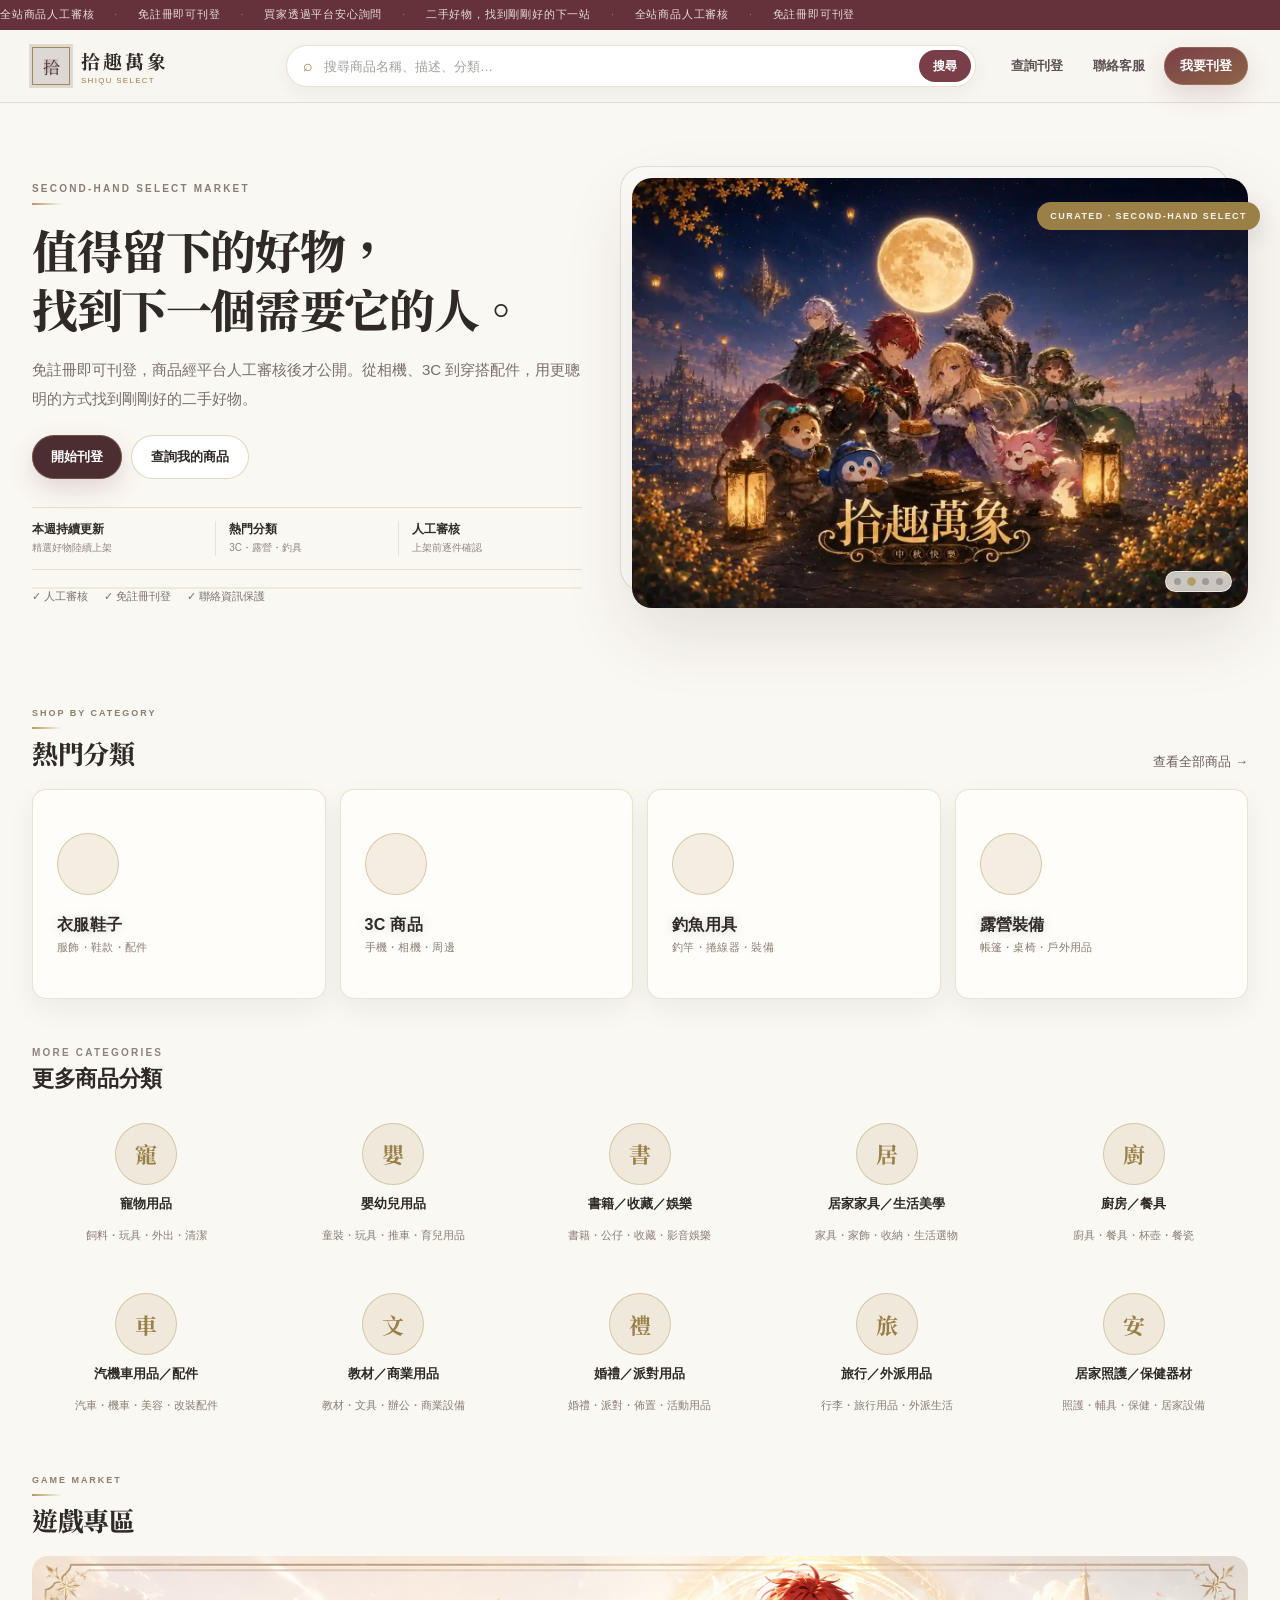
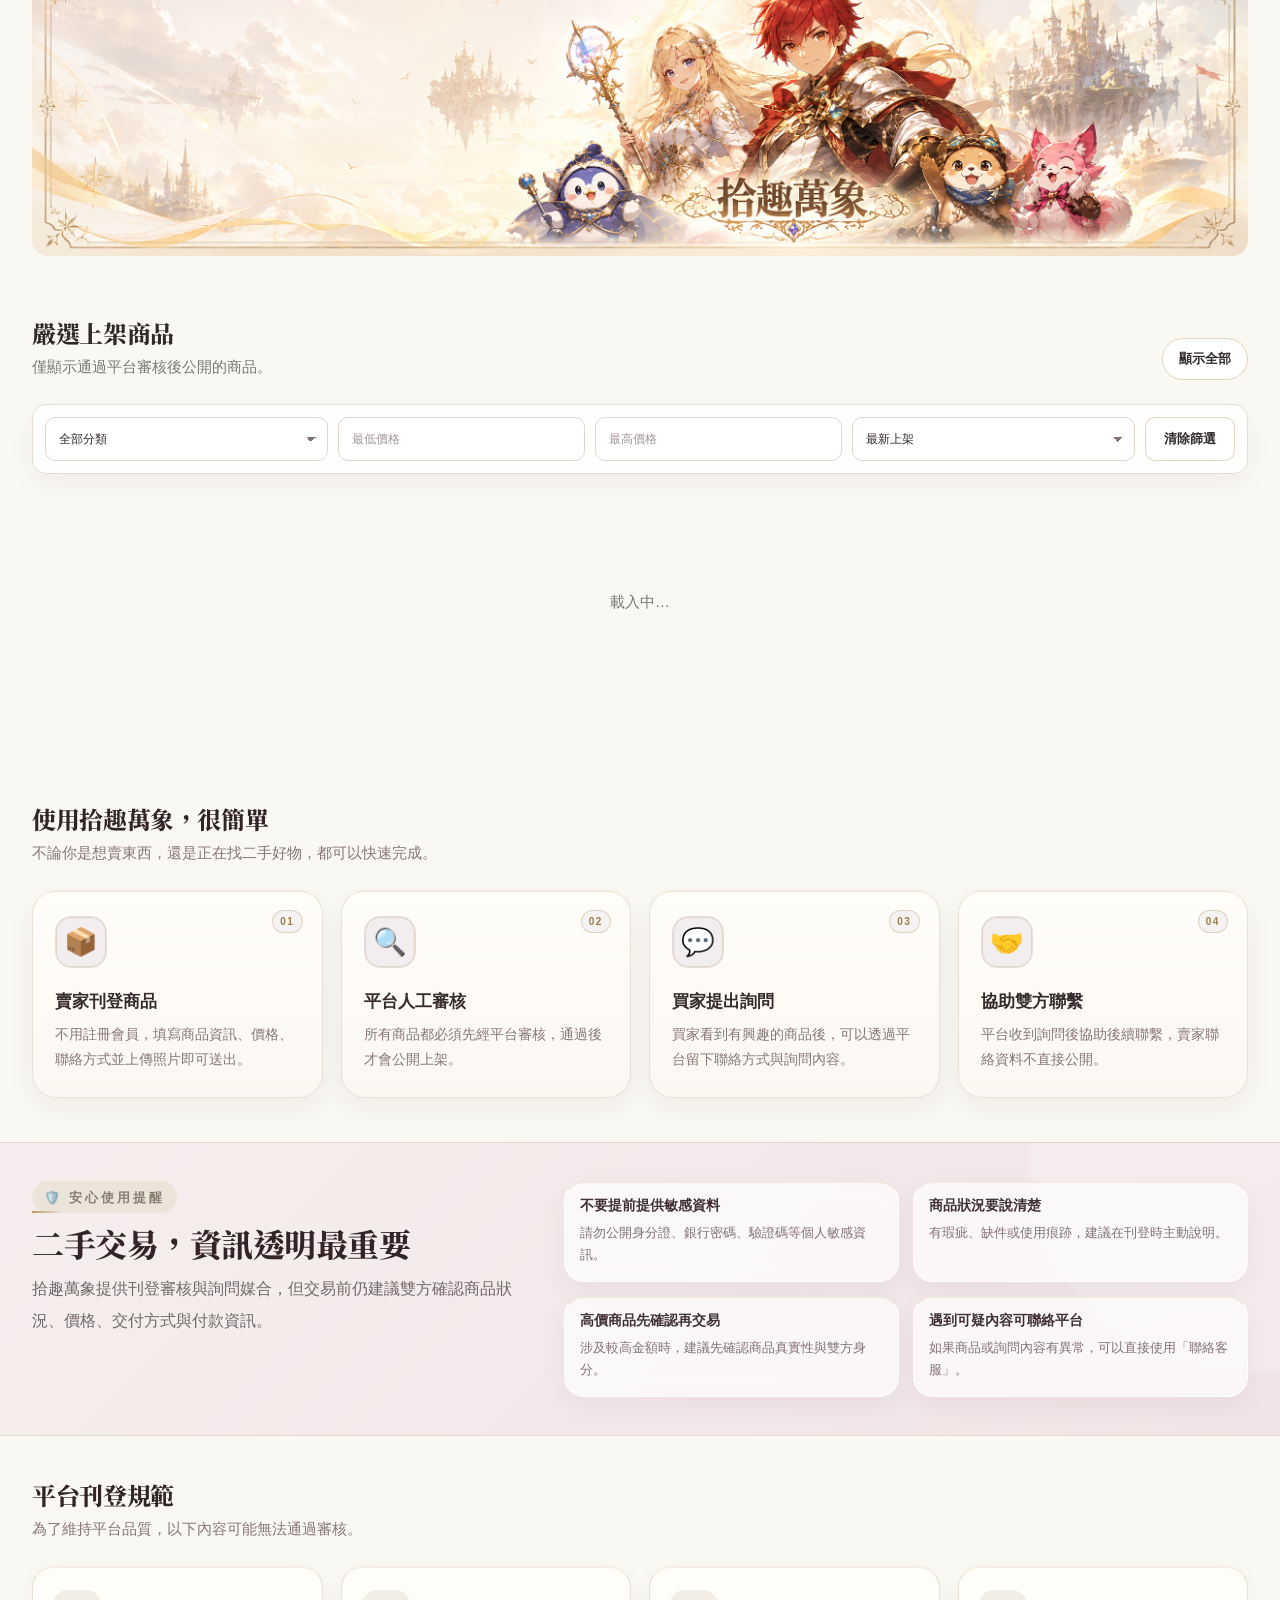
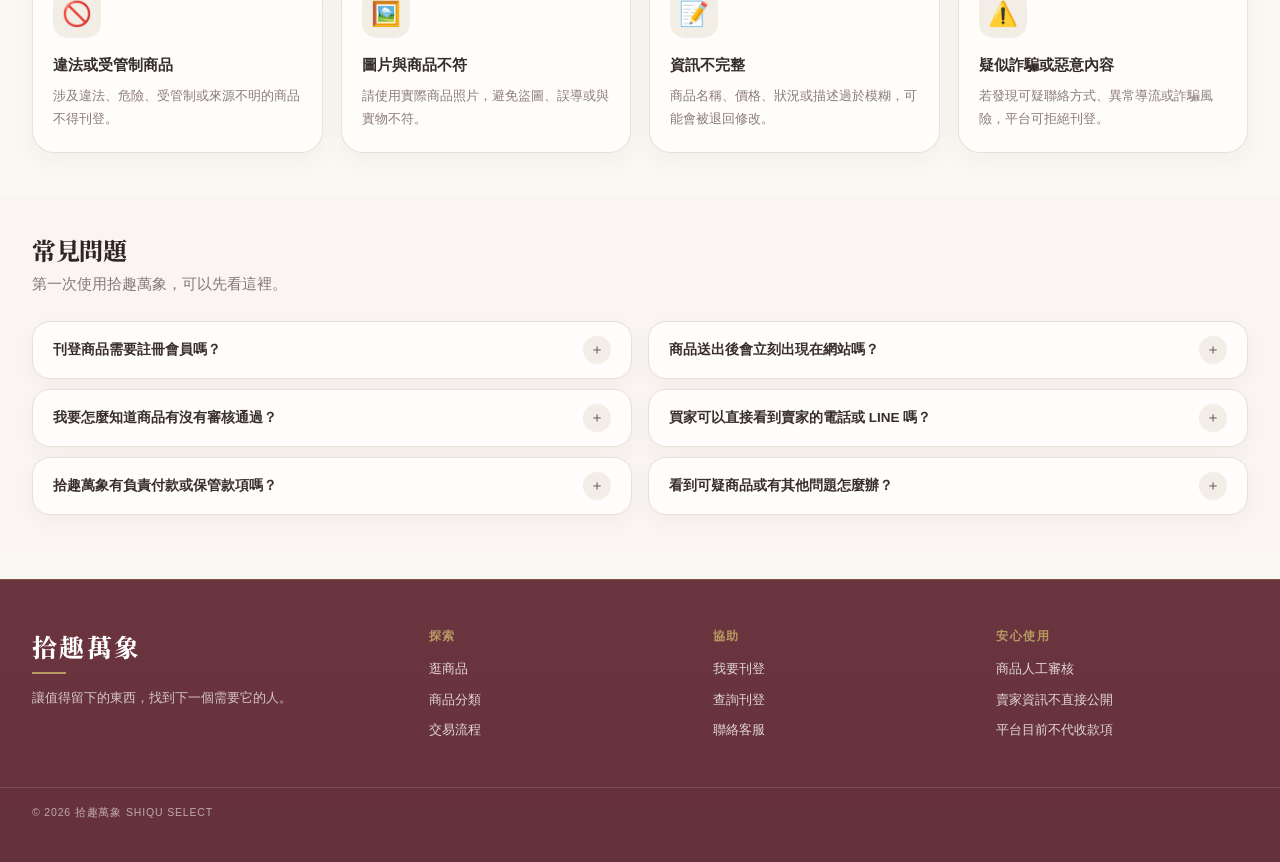
<file: index.html>
<!doctype html>
<html lang="zh-Hant">
<head>
  <meta charset="utf-8">
  <meta name="viewport" content="width=device-width,initial-scale=1">
  <title>拾趣萬象｜二手好物平台</title>
  <meta name="description" content="拾趣萬象二手好物平台：免註冊即可刊登，所有商品經平台審核後才公開上架。">
  <style>:root{--bg:#f7f3ec;--card:#fffdf9;--ink:#2f2a28;--muted:#777970;--green:#7a3e48;--line:#e3ddd3;--red:#a94f4f;--shadow:0 18px 50px rgba(35,35,30,.10)}
*{box-sizing:border-box}body{margin:0;font-family:-apple-system,BlinkMacSystemFont,"Segoe UI","Noto Sans TC",sans-serif;background:var(--bg);color:var(--ink)}button,input,textarea,select{font:inherit}.container{max-width:1180px;margin:auto;padding:0 20px}.hidden{display:none!important}
header{position:sticky;top:0;z-index:30;border-bottom:1px solid var(--line);background:rgba(247,243,236,.95);backdrop-filter:blur(12px)}.nav{min-height:72px;display:flex;align-items:center;justify-content:space-between;gap:18px}.brand{text-decoration:none;color:var(--ink);font-size:24px;font-weight:900;letter-spacing:.08em}.brand small{display:block;font-size:9px;color:var(--muted);letter-spacing:.18em}.nav-actions,.cta-row{display:flex;gap:9px;align-items:center;flex-wrap:wrap}.btn{border:0;border-radius:999px;padding:11px 16px;font-weight:750;cursor:pointer;text-decoration:none;display:inline-flex;align-items:center;justify-content:center}.primary{background:var(--green);color:#fff}.ghost{background:#fff;border:1px solid var(--line);color:var(--ink)}.dark{background:#2f2a28;color:#fff}.danger{background:var(--red);color:#fff}.warn{background:#d89c3e;color:#fff}.full{width:100%}.large{padding:14px 20px}.linkbtn{font-size:13px}
.hero{padding:72px 0 44px}.hero-grid{display:grid;grid-template-columns:1.08fr .92fr;gap:38px;align-items:center}.kicker{display:inline-flex;background:#ebe4d9;border-radius:999px;padding:8px 12px;font-size:13px}h1{font-size:56px;line-height:1.05;letter-spacing:-.04em;margin:18px 0}.lead{font-size:18px;color:var(--muted);line-height:1.85;max-width:650px}.hero-card{height:410px;border-radius:34px;padding:32px;background:linear-gradient(145deg,#d4c8b6,#af9a9e);box-shadow:var(--shadow);display:flex}.hero-inner{width:100%;background:rgba(255,253,249,.88);border-radius:26px;padding:26px;display:flex;flex-direction:column;justify-content:space-between}.hero-inner h2{font-size:32px;margin:5px 0}.mini-grid{display:grid;grid-template-columns:1fr 1fr;gap:12px}.mini-grid div{background:#fff;border-radius:17px;padding:17px;font-size:26px}.mini-grid b{display:block;font-size:13px;margin-top:9px}
section{padding:46px 0}.section-head{display:flex;justify-content:space-between;align-items:end;gap:15px;margin-bottom:20px}.section-head h2{font-size:34px;margin:0}.section-head p{color:var(--muted);margin:5px 0 0}.categories,.product-grid{display:grid;grid-template-columns:repeat(4,1fr);gap:16px}.category{border:1px solid var(--line);background:var(--card);border-radius:22px;padding:22px;text-align:left;font-size:30px;cursor:pointer}.category b,.category span{display:block}.category b{font-size:16px;margin-top:12px}.category span{font-size:13px;color:var(--muted);margin-top:4px}.product-card{background:var(--card);border:1px solid var(--line);border-radius:21px;overflow:hidden;cursor:pointer}.product-img{height:210px;background:#e9e2d8;display:flex;align-items:center;justify-content:center;font-size:48px;overflow:hidden}.product-img img{width:100%;height:100%;object-fit:cover}.product-body{padding:16px}.product-body h3{font-size:16px;margin:10px 0 6px}.price{font-size:21px;font-weight:900}.muted{color:var(--muted);font-size:13px}.badge,.status{display:inline-flex;border-radius:999px;padding:5px 9px;font-size:12px;font-weight:750}.badge{background:#eee8df}.status.pending{background:#fff0bd;color:#806000}.status.approved{background:#f1e4e6;color:#65313a}.status.returned{background:#f8dfc4;color:#865719}.status.rejected{background:#f4d8d8;color:#913d3d}.status.sold{background:#e6e6e6;color:#555}
.modal{position:fixed;inset:0;z-index:100;background:rgba(0,0,0,.45);display:none;align-items:center;justify-content:center;padding:18px}.modal.open{display:flex}.panel{width:min(500px,100%);max-height:91vh;overflow:auto;background:var(--card);border-radius:26px;padding:24px;box-shadow:var(--shadow)}.panel.wide{width:min(840px,100%)}.modal-head{display:flex;align-items:center;justify-content:space-between;margin-bottom:15px}.modal-head h3{margin:0;font-size:24px}.x{width:38px;height:38px;border:0;border-radius:50%;cursor:pointer;background:#eee7dd;font-size:21px}label{display:flex;flex-direction:column;gap:7px;font-size:13px;font-weight:650;margin-bottom:13px}input,select,textarea{border:1px solid var(--line);background:#fff;border-radius:13px;padding:12px}textarea{min-height:110px;resize:vertical}.form-grid{display:grid;grid-template-columns:1fr 1fr;gap:0 13px}.span-2{grid-column:1/-1}.notice{padding:13px;background:#f0ebe2;border-radius:14px;color:#65665f;font-size:13px;line-height:1.65;margin-bottom:15px}.query-code{font-size:28px;font-weight:900;letter-spacing:.08em;text-align:center;padding:18px;background:#fff;border:2px dashed var(--green);border-radius:16px;margin:16px 0}.list-card{border:1px solid var(--line);background:#fff;border-radius:17px;padding:14px;margin-bottom:11px}.list-row{display:grid;grid-template-columns:96px 1fr;gap:13px}.thumb{width:96px;height:96px;border-radius:13px;background:#eae3d9;overflow:hidden;display:flex;align-items:center;justify-content:center;font-size:30px}.thumb img{width:100%;height:100%;object-fit:cover}.row-actions{display:flex;gap:7px;flex-wrap:wrap;margin-top:10px}.empty{grid-column:1/-1;display:flex;align-items:center;justify-content:center;min-height:180px;padding:48px 24px;color:var(--muted);text-align:center;line-height:1.75;font-size:15px;margin:0 auto}.product-grid>.empty{width:100%}.gallery{position:relative;min-height:420px;display:flex;align-items:center;justify-content:center;background:#f6f2eb;border-radius:18px;overflow:hidden}.gallery-main{display:block;width:100%;height:420px;object-fit:contain}.gallery-nav{position:absolute;top:50%;transform:translateY(-50%);width:42px;height:42px;border:0;border-radius:50%;background:rgba(255,255,255,.92);color:#2f2a28;font-size:28px;line-height:1;display:flex;align-items:center;justify-content:center;cursor:pointer;box-shadow:0 4px 16px rgba(0,0,0,.12);z-index:2}.gallery-nav.prev{left:12px}.gallery-nav.next{right:12px}.gallery-nav:hover{background:#fff}.gallery-counter{position:absolute;left:50%;bottom:12px;transform:translateX(-50%);background:rgba(34,28,29,.72);color:#fff;border-radius:999px;padding:5px 9px;font-size:11px;z-index:2}.detail-grid{display:grid;grid-template-columns:1fr 1fr;gap:22px}
.toast{position:fixed;left:50%;bottom:22px;z-index:200;transform:translateX(-50%) translateY(20px);opacity:0;background:#222;color:#fff;border-radius:999px;padding:11px 16px;transition:.2s;pointer-events:none}.toast.show{opacity:1;transform:translateX(-50%) translateY(0)}footer{border-top:1px solid var(--line);padding:32px 0;color:var(--muted);font-size:13px}
.admin-page{padding:34px 0}.admin-login-card{max-width:470px;margin:70px auto;background:var(--card);border:1px solid var(--line);border-radius:26px;padding:26px;box-shadow:var(--shadow)}.admin-title{font-size:32px;margin:14px 0 6px}.admin-top{display:flex;align-items:center;justify-content:space-between;gap:15px;margin-bottom:22px}.stats{display:grid;grid-template-columns:repeat(4,1fr);gap:12px;margin-bottom:18px}.stat{background:var(--card);border:1px solid var(--line);border-radius:18px;padding:17px}.stat span{display:block;color:var(--muted);font-size:13px}.stat b{display:block;font-size:28px;margin-top:5px}.admin-tabs{display:flex;gap:8px;flex-wrap:wrap;margin-bottom:16px}.tab{border:1px solid var(--line);background:#fff;border-radius:999px;padding:9px 14px;cursor:pointer}.tab.active{background:var(--ink);color:#fff}
@media(max-width:900px){.hero-grid,.detail-grid{grid-template-columns:1fr}.categories,.product-grid{grid-template-columns:repeat(2,1fr)}h1{font-size:44px}.hero-card{height:350px}.stats{grid-template-columns:repeat(2,1fr)}}@media(max-width:600px){.nav{padding:12px 0;align-items:flex-start}.nav-actions{justify-content:flex-end}.brand{font-size:20px}.hero{padding-top:46px}h1{font-size:37px}.categories,.product-grid{grid-template-columns:1fr 1fr}.product-img{height:165px}.form-grid{grid-template-columns:1fr}.span-2{grid-column:auto}.section-head{align-items:flex-start;flex-direction:column}.list-row{grid-template-columns:1fr}.thumb{width:100%;height:210px}.gallery{min-height:320px}.gallery-main{height:320px}.gallery-nav{width:38px;height:38px;font-size:24px}}

.inquiry-card{border:1px solid var(--line);background:#fff;border-radius:18px;padding:16px;margin-bottom:12px}
.inquiry-head{display:flex;justify-content:space-between;align-items:flex-start;gap:12px}
.inquiry-message{white-space:pre-wrap;line-height:1.7;background:#f8f5ef;border-radius:13px;padding:12px;margin-top:10px}
.inquiry-contact{font-weight:800}
.inquiry-type{font-size:12px;background:#eee8df;border-radius:999px;padding:5px 9px;display:inline-flex}

.shop-tools{display:grid;grid-template-columns:2fr repeat(4,1fr) auto;gap:10px;margin-bottom:18px}
.shop-tools input,.shop-tools select{width:100%;margin:0}
.search-box{min-width:0}
.product-card{transition:transform .18s ease,box-shadow .18s ease}
.product-card:hover{transform:translateY(-3px);box-shadow:0 14px 30px rgba(35,35,30,.08)}
.product-meta{display:flex;justify-content:space-between;gap:8px;align-items:center;margin-top:8px}
.detail-info h2{font-size:30px;margin:10px 0}
.detail-spec-grid{display:grid;grid-template-columns:repeat(3,minmax(0,1fr));gap:10px;margin:14px 0}.detail-spec{background:#faf7f1;border:1px solid #ece5d8;border-radius:12px;padding:12px}.detail-spec small{display:block;color:#8a877f;font-size:11px;margin-bottom:5px}.detail-spec b{font-size:15px}.detail-description{line-height:1.9;white-space:pre-wrap;background:#faf7f1;border-radius:14px;padding:14px}
.detail-actions{display:flex;gap:8px;flex-wrap:wrap;margin-top:16px}
@media(max-width:1000px){.shop-tools{grid-template-columns:1fr 1fr 1fr}.search-box{grid-column:1/-1}}
@media(max-width:600px){.shop-tools{grid-template-columns:1fr 1fr}.search-box,.shop-tools .btn{grid-column:1/-1}}

.trust-section,.rules-section,.faq-section{background:transparent}
.process-grid{display:grid;grid-template-columns:repeat(4,1fr);gap:16px}
.process-card{position:relative;background:var(--card);border:1px solid var(--line);border-radius:22px;padding:22px;min-height:220px}
.step-num{position:absolute;right:18px;top:16px;font-size:12px;font-weight:900;color:#aaa69e;letter-spacing:.12em}
.process-icon{font-size:34px;margin-bottom:16px}
.process-card h3{font-size:18px;margin:0 0 8px}
.process-card p{color:var(--muted);line-height:1.75;font-size:14px;margin:0}
.safety-section{background:#ebe6dc}
.safety-grid{display:grid;grid-template-columns:.85fr 1.15fr;gap:34px;align-items:start}
.safety-grid h2{font-size:38px;margin:16px 0}
.lead-small{font-size:16px;color:var(--muted);line-height:1.85}
.safety-list{display:grid;grid-template-columns:1fr 1fr;gap:12px}
.safety-item{background:rgba(255,255,255,.72);border:1px solid rgba(255,255,255,.9);border-radius:18px;padding:17px}
.safety-item b,.safety-item span{display:block}
.safety-item b{margin-bottom:7px}
.safety-item span{color:var(--muted);font-size:13px;line-height:1.65}
.rules-grid{display:grid;grid-template-columns:repeat(4,1fr);gap:16px}
.rule-card{background:var(--card);border:1px solid var(--line);border-radius:20px;padding:20px}
.rule-card span{font-size:30px;display:block;margin-bottom:12px}
.rule-card b{font-size:16px}
.rule-card p{color:var(--muted);font-size:13px;line-height:1.7;margin-bottom:0}
.faq-list{display:grid;gap:10px;max-width:900px}
.faq-list details{background:var(--card);border:1px solid var(--line);border-radius:17px;padding:0 18px}
.faq-list summary{cursor:pointer;font-weight:800;padding:17px 0;list-style:none}
.faq-list summary::-webkit-details-marker{display:none}
.faq-list summary::after{content:"＋";float:right;color:var(--muted)}
.faq-list details[open] summary::after{content:"－"}
.faq-list p{color:var(--muted);line-height:1.8;margin:0 0 17px}
@media(max-width:900px){
  .process-grid,.rules-grid{grid-template-columns:1fr 1fr}
  .safety-grid{grid-template-columns:1fr}
}
@media(max-width:600px){
  .process-grid,.rules-grid,.safety-list{grid-template-columns:1fr}
  .process-card{min-height:auto}
  .safety-grid h2{font-size:31px}
}
</style>
<style>
:root{--cream:#f8f5ef;--ink2:#2f2a28;--green2:#4b2a30;--line2:#e6e0d6;--soft:#eee8dd}
body{background:#faf8f4;color:var(--ink2);font-size:15px}.container{max-width:1360px;padding-left:32px;padding-right:32px}
.top-marquee{height:34px;background:#65313a;color:#fff;overflow:hidden;display:flex;align-items:center;font-size:12px;letter-spacing:.04em}.marquee-inner{display:flex;gap:20px;white-space:nowrap;min-width:max-content;animation:movebar 28s linear infinite}.marquee-inner i{opacity:.45}@keyframes movebar{to{transform:translateX(-50%)}}
.new-header{position:sticky;top:0;z-index:50;background:rgba(250,248,244,.95);backdrop-filter:blur(14px);border-bottom:1px solid var(--line2)}.header-main{height:74px;display:grid;grid-template-columns:260px 1fr auto;align-items:center;gap:24px}.new-brand{display:flex;align-items:center;gap:11px;text-decoration:none;color:var(--ink2)}.brand-mark{width:40px;height:40px;border-radius:50%;background:#3c2227;color:#fff;display:grid;place-items:center;font-family:serif;font-size:20px}.new-brand b{display:block;font-size:20px;letter-spacing:.16em}.new-brand small{display:block;font-size:9px;letter-spacing:.24em;color:#888;margin-top:2px}.main-nav{display:flex;justify-content:center;gap:30px}.main-nav a{color:#675c5e;text-decoration:none;font-size:14px;font-weight:700}.header-actions{display:flex;align-items:center;gap:8px}.text-btn{border:0;background:transparent;padding:10px 11px;font-weight:700;color:#555;cursor:pointer}.btn{font-size:14px}.btn.primary{background:#4b2d32}.btn.ghost{background:#fff;border-color:#ddd6ca}.new-hero{padding:38px 0 22px}.hero-shell{display:grid;grid-template-columns:.9fr 1.1fr;gap:34px;align-items:stretch}.hero-copy2{padding:52px 0 44px 6px;display:flex;flex-direction:column;justify-content:center}.hero-label{font-size:11px;letter-spacing:.22em;color:#87777a;font-weight:800}.hero-copy2 h1{font-size:46px;line-height:1.18;letter-spacing:-.03em;margin:17px 0 18px;max-width:640px}.hero-copy2 p{font-size:16px;line-height:1.9;color:#75676a;max-width:610px;margin:0}.hero-actions2{display:flex;gap:10px;margin-top:24px}.hero-btn{padding:13px 21px}.trust-inline{display:flex;gap:18px;margin-top:24px;font-size:12px;color:#75676a}.hero-photo-wrap{height:480px;border-radius:8px;overflow:hidden;position:relative;background:#ddd}.hero-photo-wrap>img{width:100%;height:100%;object-fit:cover;object-position:center 53%}.hero-photo-card{position:absolute;left:22px;bottom:22px;width:300px;background:rgba(255,255,255,.94);padding:17px 18px;border-radius:6px;box-shadow:0 8px 30px rgba(0,0,0,.08)}.hero-photo-card small,.hero-photo-card b,.hero-photo-card span{display:block}.hero-photo-card small{font-size:10px;letter-spacing:.14em;color:#87777a}.hero-photo-card b{font-size:18px;margin:5px 0}.hero-photo-card span{font-size:12px;color:#777}.quick-search{padding:0 0 28px}.quick-search-box{background:#fff;border:1px solid var(--line2);min-height:86px;display:grid;grid-template-columns:260px 1fr auto;align-items:center;gap:18px;padding:15px 18px;border-radius:8px;box-shadow:0 10px 26px rgba(40,30,32,.05)}.search-intro b,.search-intro span{display:block}.search-intro b{font-size:16px}.search-intro span{font-size:11px;color:#888;margin-top:3px}.fake-search{height:48px;border:1px solid #d8d4cc;border-radius:5px;display:flex;align-items:center;padding:0 16px;color:#a0a19e;cursor:text}.category-section2{padding:34px 0 48px}.section-title-row{display:flex;align-items:end;justify-content:space-between;margin-bottom:18px}.section-title-row small{font-size:10px;letter-spacing:.16em;color:#888}.section-title-row h2{font-size:28px;margin:5px 0 0}.section-title-row a{font-size:13px;color:#6c5d5f;text-decoration:none}.category-grid2{display:grid;grid-template-columns:repeat(4,1fr);gap:14px}.category-grid2 .category{min-height:250px;border:0;border-radius:6px;padding:0;overflow:hidden;position:relative;background:#eee;text-align:left}.photo-cat img{position:absolute;inset:0;width:100%;height:100%;object-fit:cover;image-rendering:auto;filter:contrast(1.02) saturate(1.02);backface-visibility:hidden;transform:translateZ(0)}.fashion-cat img{object-position:center center}.product-grid>.empty{display:grid;place-items:center;min-height:220px;padding:56px 24px;width:100%}.product-grid>.empty .empty-note{display:block;max-width:18em;margin:0 auto;text-align:center;line-height:1.85;text-wrap:balance}.photo-cat:after{content:'';position:absolute;inset:45% 0 0;background:linear-gradient(transparent,rgba(0,0,0,.58))}.category-grid2 .category>span:last-child{position:absolute;left:17px;right:17px;bottom:15px;z-index:2;color:#fff}.category-grid2 .category b,.category-grid2 .category small{display:block;margin:0}.category-grid2 .category b{font-size:17px}.category-grid2 .category small{font-size:11px;margin-top:4px;color:rgba(255,255,255,.8)}.tone-cat{display:flex!important;flex-direction:column;justify-content:flex-end!important;background:linear-gradient(145deg,#7a6166,#3d292c)!important}.camp-cat{background:linear-gradient(145deg,#b19874,#65513b)!important}.cat-symbol{position:absolute!important;left:18px!important;top:18px!important;bottom:auto!important;font-size:10px!important;letter-spacing:.2em!important;opacity:.65}.products-new{padding-top:32px}.section-head h2{font-size:28px}.shop-tools{border-radius:7px;background:#fff;border:1px solid var(--line2);padding:10px;box-shadow:none}.product-grid{grid-template-columns:repeat(4,1fr);gap:14px}.product-card{border-radius:6px;border-color:var(--line2);background:#fff;box-shadow:none}.product-img{height:285px;background:#f0ede7}.product-body{padding:14px}.product-body h3{font-size:15px}.price{font-size:20px}.trust-section,.safety-section,.rules-section,.faq-section{padding-top:54px;padding-bottom:54px}.process-card,.rule-card,.faq-list details,.safety-item{border-radius:7px;box-shadow:none}.site-footer,footer{background:#65313a;color:#efe9ea}.modal .panel{border-radius:10px}
@media(max-width:980px){.container{padding-left:20px;padding-right:20px}.header-main{grid-template-columns:1fr auto}.main-nav{display:none}.hero-shell{grid-template-columns:1fr}.hero-copy2{padding:20px 0}.hero-copy2 h1{font-size:38px}.hero-photo-wrap{height:390px}.quick-search-box{grid-template-columns:1fr}.category-grid2{grid-template-columns:1fr 1fr}.product-grid{grid-template-columns:repeat(2,1fr)}}
@media(max-width:620px){.top-marquee{height:30px}.header-main{height:66px;padding-left:14px;padding-right:14px}.new-brand b{font-size:17px}.brand-mark{width:34px;height:34px}.header-actions .text-btn{display:none}.hero-copy2 h1{font-size:32px}.hero-copy2 p{font-size:14px}.hero-photo-wrap{height:300px}.hero-photo-card{left:12px;bottom:12px;width:250px}.trust-inline{gap:10px;flex-wrap:wrap}.category-grid2{gap:8px}.category-grid2 .category{min-height:190px}.product-grid{grid-template-columns:1fr 1fr;gap:8px}.product-img{height:200px}.section-head{align-items:flex-start}.shop-tools{display:grid;grid-template-columns:1fr 1fr}.shop-tools .search-box{grid-column:1/-1}}
</style>

<style id="v3-polish">
:root{--v3-green:#45282d;--v3-black:#2f2a28;--v3-paper:#faf8f3;--v3-line:#e7e2d9;--v3-sub:#796b6e}
html{scroll-behavior:smooth}body{background:var(--v3-paper);font-family:-apple-system,BlinkMacSystemFont,"PingFang TC","Noto Sans TC","Microsoft JhengHei",sans-serif;color:var(--v3-black);font-size:15px}.container{max-width:1280px}
.top-marquee{height:32px;background:#3c2529}.marquee-inner{font-size:11px;letter-spacing:.06em;animation-duration:36s}.new-header{background:rgba(250,248,243,.96)}.header-main{height:68px;grid-template-columns:240px 1fr auto}.brand-mark{width:36px;height:36px;background:transparent;border:1px solid #462a2f;border-radius:0;position:relative}.brand-mark:before,.brand-mark:after{content:'';position:absolute;background:#462a2f;opacity:.14}.brand-mark:before{inset:6px}.brand-mark:after{inset:10px}.brand-mark span{position:relative;z-index:2;font-family:"Noto Serif TC",serif;font-size:17px;color:#45282d}.brand-word b{font-family:"Noto Serif TC",serif;font-size:19px;letter-spacing:.18em;font-weight:700}.brand-word small{font-size:8px;letter-spacing:.25em}.main-nav{gap:26px}.main-nav a{font-size:13px;font-weight:650}.text-btn,.btn{font-size:13px}.header-actions{gap:6px}
.new-hero{padding:26px 0 16px}.hero-shell{grid-template-columns:.86fr 1.14fr;gap:30px}.hero-copy2{padding:40px 18px 36px 0}.hero-label{font-size:10px}.hero-copy2 h1{font-family:"Noto Serif TC",serif;font-size:38px;line-height:1.32;letter-spacing:-.025em;margin:14px 0 16px;font-weight:700;max-width:560px}.hero-copy2 p{font-size:14px;line-height:1.9;max-width:550px}.hero-actions2{margin-top:20px}.hero-btn{padding:12px 18px}.trust-inline{margin-top:20px;font-size:11px;color:#777}.hero-photo-wrap{height:420px;border-radius:4px;box-shadow:0 14px 38px rgba(40,30,32,.08)}.hero-photo-wrap>img{object-position:center 46%}.hero-photo-card{left:18px;bottom:18px;width:265px;padding:15px 16px;border-radius:3px}.hero-photo-card b{font-size:16px}.hero-photo-card span{font-size:11px}
.quick-search{padding:4px 0 20px}.quick-search-box{min-height:72px;padding:11px 14px;grid-template-columns:230px 1fr auto;border-radius:4px}.search-intro b{font-size:14px}.search-intro span{font-size:10px}.fake-search{height:44px;font-size:13px}.category-section2{padding:26px 0 38px}.section-title-row{margin-bottom:14px}.section-title-row h2,.section-head h2{font-family:"Noto Serif TC",serif;font-size:24px;font-weight:700}.section-title-row small{font-size:9px}.category-grid2{gap:10px}.category-grid2 .category{min-height:210px;border-radius:4px}.category-grid2 .category b{font-size:15px}.category-grid2 .category small{font-size:10px}.tone-cat{position:relative;overflow:hidden}.line-art{position:absolute!important;right:18px!important;top:22px!important;left:auto!important;bottom:auto!important;font-size:44px!important;color:rgba(255,255,255,.16)!important;font-family:serif;letter-spacing:-.2em}.fishing-cat{background:linear-gradient(135deg,#6c565a,#392528)!important}.camp-cat{background:linear-gradient(135deg,#9a8161,#5b4a38)!important}
.game-cat{background:linear-gradient(135deg,#645255,#3a272b)!important}
.products-new{padding:28px 0 48px}.shop-tools{padding:8px;border-radius:4px}.shop-tools input,.shop-tools select{border-radius:3px;font-size:12px}.product-grid{gap:12px}.product-card{border-radius:4px}.product-img{height:250px}.product-body{padding:13px}.product-body h3{font-size:14px;line-height:1.5}.price{font-size:18px}.badge{font-size:10px;padding:4px 7px}.muted{font-size:11px}.product-card:hover{transform:translateY(-2px);box-shadow:0 10px 28px rgba(40,30,32,.07)}
.trust-section,.safety-section,.rules-section,.faq-section{padding:44px 0}.process-grid{gap:10px}.process-card,.rule-card,.safety-item,.faq-list details{border-radius:4px}.process-card{min-height:185px;padding:18px}.process-icon{font-size:26px;margin-bottom:12px}.process-card h3{font-size:15px}.process-card p,.rule-card p,.safety-item span,.faq-list p{font-size:12px;line-height:1.75}.safety-grid h2{font-family:"Noto Serif TC",serif;font-size:28px}.rules-grid{gap:10px}.faq-list{gap:8px}.faq-list summary{font-size:13px;padding:15px 0}
.footer-v3{background:#3a2226;color:#efe9ea;padding:38px 0 0;margin-top:16px}.footer-v3-grid{display:grid;grid-template-columns:1.35fr .75fr .75fr 1.1fr;gap:32px}.footer-v3 b,.footer-v3 a,.footer-v3 button,.footer-v3 span{display:block}.footer-v3 b{font-size:12px;color:#fff;margin-bottom:10px}.footer-v3 a,.footer-v3 button,.footer-v3 span{font:inherit;font-size:11px;line-height:2;color:#d5c8ca;text-decoration:none;background:none;border:0;padding:0;text-align:left;cursor:pointer}.footer-logo{font-family:"Noto Serif TC",serif;font-size:22px;letter-spacing:.16em;color:#fff}.footer-intro p{font-size:11px;color:#d5c8ca;line-height:1.8}.footer-bottom-v3{margin-top:24px;padding:14px 32px 22px;border-top:1px solid rgba(255,255,255,.1);font-size:10px;color:#b19da0}.modal .panel{border-radius:6px}.modal-head h3{font-size:20px}.query-code{font-size:23px}
@media(max-width:980px){.header-main{grid-template-columns:1fr auto}.hero-shell{grid-template-columns:1fr}.hero-copy2{padding:22px 0 8px}.hero-copy2 h1{font-size:34px}.hero-photo-wrap{height:380px}.category-grid2{grid-template-columns:1fr 1fr}.footer-v3-grid{grid-template-columns:1fr 1fr}}
@media(max-width:620px){.container{padding-left:16px;padding-right:16px}.top-marquee{height:28px}.header-main{height:60px;padding:0}.brand-mark{width:32px;height:32px}.brand-word b{font-size:16px}.new-brand small{font-size:7px}.header-actions .text-btn{display:none}.header-actions .btn{padding:9px 12px}.new-hero{padding-top:16px}.hero-copy2{padding-top:16px}.hero-copy2 h1{font-size:29px;line-height:1.4;margin:11px 0 13px}.hero-copy2 p{font-size:13px}.hero-actions2{margin-top:16px}.hero-photo-wrap{height:280px}.hero-photo-card{width:225px;left:10px;bottom:10px;padding:12px}.quick-search-box{grid-template-columns:1fr;gap:8px}.search-intro{display:none}.category-grid2{grid-template-columns:1fr 1fr;gap:7px}.category-grid2 .category{min-height:165px}.category-grid2 .category b{font-size:13px}.product-grid{grid-template-columns:1fr 1fr;gap:7px}.product-img{height:170px}.product-body{padding:10px}.product-body h3{font-size:12px}.price{font-size:16px}.section-title-row h2,.section-head h2{font-size:21px}.footer-v3-grid{grid-template-columns:1fr 1fr;gap:22px}.footer-intro{grid-column:1/-1}.trust-section,.safety-section,.rules-section,.faq-section{padding:36px 0}.process-grid,.rules-grid{grid-template-columns:1fr 1fr;gap:7px}.process-card{min-height:160px;padding:14px}.process-card p{font-size:11px}}

/* Header main search */
.header-main{grid-template-columns:240px minmax(300px,1fr) auto;gap:22px}
.header-search{height:42px;min-width:0;display:flex;align-items:center;background:#fff;border:1px solid #d8d4cc;border-radius:999px;overflow:hidden;transition:border-color .18s ease,box-shadow .18s ease}
.header-search:focus-within{border-color:#a1898d;box-shadow:0 0 0 3px rgba(75,42,48,.08)}
.header-search-icon{padding-left:15px;color:#8f8083;font-size:16px;line-height:1}
.header-search input{flex:1;min-width:0;border:0!important;outline:0;background:transparent;padding:0 11px;font-size:13px;color:var(--ink2);height:100%}
.header-search input::placeholder{color:#a0a19e}
.header-search-btn{height:34px;margin-right:4px;border:0;border-radius:999px;background:#4b2d32;color:#fff;padding:0 14px;font-size:12px;font-weight:750;cursor:pointer}
.shop-tools{grid-template-columns:1.15fr 1fr 1fr 1.15fr auto}
.shop-tools .search-box{display:none}
@media(max-width:980px){.header-main{height:auto;min-height:68px;grid-template-columns:1fr auto;gap:8px 14px;padding-top:8px;padding-bottom:8px}.header-search{grid-column:1/-1;grid-row:2;height:42px}.header-actions{grid-column:2;grid-row:1}.new-brand{grid-column:1;grid-row:1}.shop-tools{grid-template-columns:1fr 1fr 1fr}}
@media(max-width:620px){.header-main{height:auto;min-height:60px;padding-top:7px;padding-bottom:8px}.header-search{height:40px}.header-search-btn{height:32px;padding:0 12px}.shop-tools{grid-template-columns:1fr 1fr}.shop-tools .btn{grid-column:1/-1}}
</style>

<style>
/* standalone-game-section-style */
.game-section-simple{padding:0 0 34px}
.game-section-head{margin-bottom:12px}
.game-category-card{width:100%;min-height:0;border:0;background:transparent;border-radius:6px;padding:0;display:block;overflow:hidden;text-align:left;cursor:pointer;color:var(--ink2);transition:transform .18s ease,box-shadow .18s ease}
.game-category-card:hover{transform:translateY(-2px);box-shadow:0 10px 28px rgba(40,30,32,.07)}
.game-market-banner{display:block;width:100%;height:auto;object-fit:contain;border-radius:6px}
.game-category-copy b,.game-category-copy small{display:block}
.game-category-copy b{font-size:18px;margin-bottom:7px}
.game-category-copy small{font-size:11px;color:#777}
.game-category-arrow{font-size:24px;color:#6c5d5f}
@media(max-width:620px){.game-section-simple{padding-bottom:26px}}
</style>

<style id="more-category-section-style">
.more-category-section{padding:8px 0 42px}
.more-category-head{margin-bottom:15px}
.more-category-head small{display:block;color:#8f8183;font-size:10px;letter-spacing:.18em;margin-bottom:6px}
.more-category-head h3{margin:0;font-size:22px;letter-spacing:.01em}
.more-category-grid{display:grid;grid-template-columns:repeat(5,minmax(0,1fr));gap:10px}
.more-category-btn{min-width:0;text-align:left;background:#fff;border:1px solid var(--line2,#e6e0d6);border-radius:14px;padding:14px 15px;cursor:pointer;color:var(--ink2,#2f2a28);transition:border-color .15s ease,transform .15s ease}
.more-category-btn:hover{border-color:#baadaf;transform:translateY(-1px)}
.more-category-btn b,.more-category-btn span{display:block}
.more-category-btn b{font-size:14px;margin-bottom:5px}
.more-category-btn span{font-size:11px;color:#827376;line-height:1.45}
@media(max-width:1000px){.more-category-grid{grid-template-columns:repeat(2,minmax(0,1fr))}}
@media(max-width:600px){.more-category-section{padding:4px 0 32px}.more-category-grid{grid-template-columns:1fr 1fr;gap:8px}.more-category-btn{padding:12px}.more-category-btn b{font-size:13px}.more-category-btn span{font-size:10px}}
</style>

<style id="hero-market-snapshot-style">
.hero-market-snapshot{display:grid;grid-template-columns:repeat(3,minmax(0,1fr));margin-top:18px;padding:13px 0;border-top:1px solid var(--v3-line,#e7e2d9);border-bottom:1px solid var(--v3-line,#e7e2d9)}
.hero-market-snapshot>span{min-width:0;padding:0 13px}
.hero-market-snapshot>span:first-child{padding-left:0}
.hero-market-snapshot>span+span{border-left:1px solid var(--v3-line,#e7e2d9)}
.hero-market-snapshot b,.hero-market-snapshot small{display:block}
.hero-market-snapshot b{font-size:12px;line-height:1.35;color:var(--v3-black,#2f2a28);margin-bottom:4px}
.hero-market-snapshot small{font-size:10px;line-height:1.45;color:var(--v3-sub,#796b6e);white-space:nowrap}
@media(max-width:620px){.hero-market-snapshot{margin-top:16px;padding:11px 0}.hero-market-snapshot>span{padding:0 8px}.hero-market-snapshot b{font-size:11px}.hero-market-snapshot small{font-size:9px;white-space:normal}.trust-inline{margin-top:14px}}
</style>

<style id="hero-carousel-a-style">
.hero-carousel{isolation:isolate}
.hero-slide{position:absolute;inset:0;opacity:0;pointer-events:none;transition:opacity .7s ease}
.hero-slide.active{opacity:1;pointer-events:auto;z-index:1}
.hero-slide>img{width:100%;height:100%;object-fit:cover;object-position:center 46%;display:block}
.hero-placeholder{background:#ece6dd}
.hero-placeholder-1{background:linear-gradient(135deg,#f0ece5 0%,#e7e0d6 52%,#ded6ca 100%)}
.hero-placeholder-2{background:linear-gradient(145deg,#ebe7df 0%,#e2ddd4 48%,#d7d0c5 100%)}
.hero-placeholder-3{background:linear-gradient(125deg,#f2eee7 0%,#e8e1d7 55%,#ddd5ca 100%)}
.hero-placeholder:after{content:'';position:absolute;inset:0;background:radial-gradient(circle at 30% 28%,rgba(255,255,255,.58),transparent 34%),radial-gradient(circle at 75% 68%,rgba(255,255,255,.28),transparent 38%);opacity:.72}
.hero-carousel-dots{position:absolute;right:14px;bottom:14px;z-index:6;display:flex;gap:7px;align-items:center;padding:6px 8px;border-radius:999px;background:rgba(255,255,255,.62);backdrop-filter:blur(6px)}
.hero-dot{width:7px;height:7px;padding:0;border:0;border-radius:50%;background:rgba(52,39,41,.28);cursor:pointer;transition:transform .18s ease,background .18s ease}
.hero-dot.active{background:#492c31;transform:scale(1.22)}
@media(max-width:620px){.hero-carousel-dots{right:10px;bottom:10px;gap:6px;padding:5px 7px}.hero-dot{width:6px;height:6px}}
@media(prefers-reduced-motion:reduce){.hero-slide{transition:none}}
</style>
<style id="header-hero-polish-v1">
:root{--hh-green:#7a3e48;--hh-paper:#f8f6f1;--hh-ink:#2f2a28;--hh-muted:#7a6d6f;--hh-line:#e8e2d8;--hh-shadow:0 18px 55px rgba(47,36,38,.08)}
.top-marquee{height:30px;background:#65313a;color:#e7dddf}.marquee-inner{font-size:10.5px;letter-spacing:.075em}.new-header{background:rgba(248,246,241,.94);backdrop-filter:blur(16px);-webkit-backdrop-filter:blur(16px);border-bottom:1px solid rgba(224,217,207,.85)}.header-main{min-height:72px;height:72px;grid-template-columns:230px minmax(300px,1fr) auto;gap:24px}.brand-mark{width:38px;height:38px;border-color:#513439}.brand-mark:before{inset:7px}.brand-mark:after{inset:11px}.brand-mark span{color:#513439}.brand-word b{font-size:19px;letter-spacing:.16em}.brand-word small{color:#928486;letter-spacing:.22em}.header-search{height:42px;border-color:#dcd6cc;padding-left:1px;box-shadow:0 5px 18px rgba(40,30,32,.03)}.header-search:focus-within{border-color:#a28b8f;box-shadow:0 0 0 3px rgba(71,40,45,.07),0 7px 22px rgba(40,30,32,.04)}.header-search-btn{background:var(--hh-green);height:32px}.header-actions{gap:8px}.header-actions .text-btn{color:#5e5254}.header-actions .btn.primary{background:var(--hh-green);padding:10px 16px}
.new-hero{padding:46px 0 30px}.hero-shell{grid-template-columns:.95fr 1.05fr;gap:42px;align-items:center}.hero-copy2{padding:34px 8px 34px 0}.hero-label{font-size:10px;letter-spacing:.24em;color:#87777a}.hero-copy2 h1{font-size:46px;line-height:1.28;letter-spacing:-.025em;margin:15px 0 17px;max-width:600px}.hero-copy2 p{color:var(--hh-muted);line-height:1.95;font-size:15px;max-width:580px}.hero-actions2{gap:9px;margin-top:22px}.hero-btn{padding:12px 19px}.hero-market-snapshot{margin-top:28px;border-color:var(--hh-line)}.hero-market-snapshot>span{padding:0 13px}.hero-market-snapshot>span+span{border-color:var(--hh-line)}.hero-market-snapshot small{color:#928486}.trust-inline{margin-top:17px;gap:16px;color:#7e6f72}.hero-photo-wrap{height:430px;border-radius:18px;box-shadow:var(--hh-shadow)}.hero-slide>img{object-position:center 46%}.hero-photo-card{left:22px;bottom:22px;width:270px;padding:16px 18px;border-radius:12px;box-shadow:0 10px 32px rgba(0,0,0,.08)}.hero-photo-card small{letter-spacing:.16em}.hero-photo-card b{font-size:17px}.hero-carousel-dots{right:16px;bottom:16px}
@media(max-width:980px){.header-main{min-height:68px;height:auto;grid-template-columns:1fr auto;gap:8px 14px}.hero-shell{grid-template-columns:1fr;gap:26px}.hero-copy2{padding:25px 0 6px}.hero-copy2 h1{font-size:38px}.hero-photo-wrap{height:390px}}
@media(max-width:620px){.top-marquee{height:28px}.header-main{min-height:60px;height:auto}.brand-mark{width:34px;height:34px}.brand-word b{font-size:17px}.new-hero{padding:28px 0 22px}.hero-copy2{padding:14px 0 0}.hero-copy2 h1{font-size:30px;line-height:1.38;margin:12px 0 14px}.hero-copy2 p{font-size:13.5px}.hero-photo-wrap{height:300px;border-radius:14px}.hero-photo-card{left:12px;bottom:12px;width:235px;padding:13px 14px;border-radius:10px}.hero-market-snapshot{margin-top:20px}}
</style>
<link rel="stylesheet" href="./hero-visual-v2.css?v=1">
<link rel="stylesheet" href="./category-polish-v1.css">
<link rel="stylesheet" href="./product-polish-v1.css">
<link rel="stylesheet" href="./search-polish-v1.css">
<link rel="stylesheet" href="./product-detail-polish-v1.css">
<link rel="stylesheet" href="./premium-gold-polish-v1.css?v=2">
<style>
/* 更多分類滑動功能：直接內嵌在頁面裡，避免外部CSS檔案快取問題 */
.more-cat-scroll-wrap{position:relative}
.more-cat-arrow{
  display:none;position:absolute;top:44%;transform:translateY(-50%);z-index:3;
  width:38px;height:38px;border-radius:50%;border:1px solid rgba(183,154,98,.4);
  background:rgba(255,253,249,.92);color:#9a7f47;font-size:20px;line-height:1;cursor:pointer;
  align-items:center;justify-content:center;
  box-shadow:0 8px 20px rgba(47,36,38,.12);
}
.more-cat-arrow:hover{background:#fff}
.more-cat-arrow-left{left:-6px}
.more-cat-arrow-right{right:-6px}
.more-category-grid{
  display:grid!important;grid-template-columns:repeat(5,1fr)!important;
  grid-auto-flow:row!important;gap:22px 18px!important;overflow:visible!important
}
.more-category-btn b,.more-category-btn span{
  white-space:normal!important;word-break:normal!important;overflow-wrap:normal!important;width:100%
}
@media(max-width:900px){
  .more-category-grid{
    grid-template-columns:none!important;grid-auto-flow:column!important;
    grid-template-rows:repeat(2,auto)!important;grid-auto-columns:150px!important;
    overflow-x:auto!important;overflow-y:hidden!important;-webkit-overflow-scrolling:touch;
    scroll-snap-type:x proximity;padding:4px 4px 14px;
    -ms-overflow-style:none;scrollbar-width:none;
    mask-image:linear-gradient(90deg,#000 92%,transparent 100%)!important;
    -webkit-mask-image:linear-gradient(90deg,#000 92%,transparent 100%)!important
  }
  .more-category-grid::-webkit-scrollbar{display:none}
  .more-category-btn{scroll-snap-align:start;width:150px!important;min-width:150px!important}
  .more-cat-arrow{display:flex!important}
}
@media(max-width:700px){
  .more-category-grid{grid-auto-columns:140px!important}
  .more-category-btn{width:140px!important;min-width:140px!important}
  .more-cat-arrow{width:32px;height:32px;font-size:17px}
  .more-cat-arrow-left{left:-4px}
  .more-cat-arrow-right{right:-4px}
}
</style>
</head>
<body>
<div class="top-marquee"><div class="marquee-inner"><span>全站商品人工審核</span><i>·</i><span>免註冊即可刊登</span><i>·</i><span>買家透過平台安心詢問</span><i>·</i><span>二手好物，找到剛剛好的下一站</span><i>·</i><span>全站商品人工審核</span><i>·</i><span>免註冊即可刊登</span></div></div>
<header class="new-header">
  <div class="container header-main">
    <a class="new-brand" href="./index.html"><span class="brand-mark"><span>拾</span></span><span class="brand-word"><b>拾趣萬象</b><small>SHIQU SELECT</small></span></a>
    <div class="header-search"><span class="header-search-icon">⌕</span><input id="searchInput" placeholder="搜尋商品名稱、描述、分類…" autocomplete="off"><button class="header-search-btn" id="headerSearchBtn">搜尋</button></div>
    <div class="header-actions"><button class="text-btn" id="queryBtn">查詢刊登</button><button class="text-btn" id="supportBtn">聯絡客服</button><button class="btn primary" id="sellBtn">我要刊登</button></div>
  </div>
</header>
<main>
<section class="new-hero">
  <div class="container hero-shell">
    <div class="hero-copy2">
      <span class="hero-label">SECOND-HAND SELECT MARKET</span>
      <h1>值得留下的好物，<br>找到下一個需要它的人。</h1>
      <p>免註冊即可刊登，商品經平台人工審核後才公開。從相機、3C 到穿搭配件，用更聰明的方式找到剛剛好的二手好物。</p>
      <div class="hero-actions2"><button class="btn primary hero-btn" id="heroSellBtn">開始刊登</button><button class="btn ghost hero-btn" id="heroQueryBtn">查詢我的商品</button></div>
      <!-- hero-market-snapshot-v1 -->
      <div class="hero-market-snapshot" aria-label="平台資訊">
        <span><b>本週持續更新</b><small>精選好物陸續上架</small></span>
        <span><b>熱門分類</b><small>3C・露營・釣具</small></span>
        <span><b>人工審核</b><small>上架前逐件確認</small></span>
      </div>
      <div class="trust-inline"><span>✓ 人工審核</span><span>✓ 免註冊刊登</span><span>✓ 聯絡資訊保護</span></div>
    </div>
    <!-- hero-carousel-a-v1 -->

    <div class="hero-photo-wrap hero-carousel" id="heroCarousel">

      <div class="hero-slide active" data-slide="0">

        <img src="[data-uri]" alt="精選二手相機商品">

        <div class="hero-photo-card"><small>CURATED PICKS</small><b>本週精選二手好物</b><span>相機・3C・穿搭配件，持續更新中。</span></div>

      </div>

      <div class="hero-slide" data-slide="1">
        <img src="./hero-midautumn-2026.webp?v=1" alt="拾趣萬象中秋主視覺">
      </div>

      <div class="hero-slide hero-placeholder hero-placeholder-2" data-slide="2" aria-label="預留輪播圖片"></div>

      <div class="hero-slide hero-placeholder hero-placeholder-3" data-slide="3" aria-label="預留輪播圖片"></div>

      <div class="hero-carousel-dots" aria-label="首頁圖片輪播位置">

        <button type="button" class="hero-dot active" aria-label="第 1 張" data-index="0"></button>

        <button type="button" class="hero-dot" aria-label="第 2 張" data-index="1"></button>

        <button type="button" class="hero-dot" aria-label="第 3 張" data-index="2"></button>

        <button type="button" class="hero-dot" aria-label="第 4 張" data-index="3"></button>

      </div>

    </div>
  </div>
</section>
<section id="categories" class="category-section2">
  <div class="container">
    <div class="section-title-row"><div><small>SHOP BY CATEGORY</small><h2>熱門分類</h2></div><a href="#products">查看全部商品 →</a></div>
    <div class="category-grid2">
      <button class="category photo-cat fashion-cat" data-category="衣服鞋子"><img src="[data-uri]" alt="衣服鞋子"><span><b>衣服鞋子</b><small>服飾・鞋款・配件</small></span></button>
      <button class="category photo-cat tech-cat" data-category="3C"><img src="[data-uri]" alt="3C 商品"><span><b>3C 商品</b><small>手機・相機・周邊</small></span></button>
      <button class="category photo-cat fishing-photo-cat" data-category="釣魚用具"><img src="[data-uri]" alt="釣魚用具"><span><b>釣魚用具</b><small>釣竿・捲線器・裝備</small></span></button>
      <button class="category photo-cat camp-photo-cat" data-category="露營裝備"><img src="[data-uri]" alt="露營裝備"><span><b>露營裝備</b><small>帳篷・桌椅・戶外用品</small></span></button>
    </div>
  </div>
</section>

<!-- standalone-game-section -->
<!-- more-category-section-stage2 -->
<section class="more-category-section">
  <div class="container">
    <div class="more-category-head">
      <small>MORE CATEGORIES</small>
      <h3>更多商品分類</h3>
    </div>
    <div class="more-cat-scroll-wrap">
    <button type="button" class="more-cat-arrow more-cat-arrow-left" aria-label="向左捲動">‹</button>
    <div class="more-category-grid" id="moreCategoryGrid">
      <button class="more-category-btn" type="button" data-category="寵物用品"><b>寵物用品</b><span>飼料・玩具・外出・清潔</span></button>
      <button class="more-category-btn" type="button" data-category="嬰幼兒用品"><b>嬰幼兒用品</b><span>童裝・玩具・推車・育兒用品</span></button>
      <button class="more-category-btn" type="button" data-category="書籍／收藏／娛樂"><b>書籍／收藏／娛樂</b><span>書籍・公仔・收藏・影音娛樂</span></button>
      <button class="more-category-btn" type="button" data-category="居家家具／生活美學"><b>居家家具／生活美學</b><span>家具・家飾・收納・生活選物</span></button>
      <button class="more-category-btn" type="button" data-category="廚房／餐具"><b>廚房／餐具</b><span>廚具・餐具・杯壺・餐瓷</span></button>
      <button class="more-category-btn" type="button" data-category="汽機車用品／配件"><b>汽機車用品／配件</b><span>汽車・機車・美容・改裝配件</span></button>
      <button class="more-category-btn" type="button" data-category="教材／商業用品"><b>教材／商業用品</b><span>教材・文具・辦公・商業設備</span></button>
      <button class="more-category-btn" type="button" data-category="婚禮／派對用品"><b>婚禮／派對用品</b><span>婚禮・派對・佈置・活動用品</span></button>
      <button class="more-category-btn" type="button" data-category="旅行／外派用品"><b>旅行／外派用品</b><span>行李・旅行用品・外派生活</span></button>
      <button class="more-category-btn" type="button" data-category="居家照護／保健器材"><b>居家照護／保健器材</b><span>照護・輔具・保健・居家設備</span></button>
    </div>
    <button type="button" class="more-cat-arrow more-cat-arrow-right" aria-label="向右捲動">›</button>
    </div>
  </div>
</section>
<section class="game-section-simple">
  <div class="container">
    <div class="section-title-row game-section-head">
      <div><small>GAME MARKET</small><h2>遊戲專區</h2></div>
    </div>
    <button class="game-category-card" type="button" data-category="遊戲點數／虛寶">
      <img class="game-market-banner" src="game-market-banner-v2.png" alt="遊戲專區">
    </button>
  </div>
</section>
<section id="products" class="products-new">
  <div class="container">
    <div class="section-head">
      <div><h2>嚴選上架商品</h2><p id="productSubtitle">僅顯示通過平台審核後公開的商品。</p></div>
      <button class="btn ghost" id="showAllBtn">顯示全部</button>
    </div>
    
      <div class="shop-tools">
        <select id="categoryFilter">
          <option value="">全部分類</option>
          <option value="衣服鞋子">衣服鞋子</option>
          <option value="3C">3C</option>
          <option value="釣魚用具">釣魚用具</option>
          <option value="露營裝備">露營裝備</option>
          <option value="寵物用品">寵物用品</option>
          <option value="嬰幼兒用品">嬰幼兒用品</option>
          <option value="書籍／收藏／娛樂">書籍／收藏／娛樂</option>
          <option value="居家家具／生活美學">居家家具／生活美學</option>
          <option value="廚房／餐具">廚房／餐具</option>
          <option value="汽機車用品／配件">汽機車用品／配件</option>
          <option value="教材／商業用品">教材／商業用品</option>
          <option value="婚禮／派對用品">婚禮／派對用品</option>
          <option value="旅行／外派用品">旅行／外派用品</option>
          <option value="居家照護／保健器材">居家照護／保健器材</option>
        </select>
        <input id="minPrice" type="number" min="0" placeholder="最低價格">
        <input id="maxPrice" type="number" min="0" placeholder="最高價格">
        <select id="sortBy">
          <option value="newest">最新上架</option>
          <option value="price_asc">價格低到高</option>
          <option value="price_desc">價格高到低</option>
        </select>
        <button class="btn ghost" id="clearFiltersBtn">清除篩選</button>
      </div>

    <div class="product-grid" id="productGrid"><div class="empty">載入中…</div></div>
  </div>
</section>

<section class="trust-section" id="howto">
  <div class="container">
    <div class="section-head">
      <div>
        <h2>使用拾趣萬象，很簡單</h2>
        <p>不論你是想賣東西，還是正在找二手好物，都可以快速完成。</p>
      </div>
    </div>

    <div class="process-grid">
      <div class="process-card">
        <span class="step-num">01</span>
        <div class="process-icon">📦</div>
        <h3>賣家刊登商品</h3>
        <p>不用註冊會員，填寫商品資訊、價格、聯絡方式並上傳照片即可送出。</p>
      </div>
      <div class="process-card">
        <span class="step-num">02</span>
        <div class="process-icon">🔍</div>
        <h3>平台人工審核</h3>
        <p>所有商品都必須先經平台審核，通過後才會公開上架。</p>
      </div>
      <div class="process-card">
        <span class="step-num">03</span>
        <div class="process-icon">💬</div>
        <h3>買家提出詢問</h3>
        <p>買家看到有興趣的商品後，可以透過平台留下聯絡方式與詢問內容。</p>
      </div>
      <div class="process-card">
        <span class="step-num">04</span>
        <div class="process-icon">🤝</div>
        <h3>協助雙方聯繫</h3>
        <p>平台收到詢問後協助後續聯繫，賣家聯絡資料不直接公開。</p>
      </div>
    </div>
  </div>
</section>

<section class="safety-section">
  <div class="container safety-grid">
    <div>
      <span class="kicker">🛡️ 安心使用提醒</span>
      <h2>二手交易，資訊透明最重要</h2>
      <p class="lead-small">拾趣萬象提供刊登審核與詢問媒合，但交易前仍建議雙方確認商品狀況、價格、交付方式與付款資訊。</p>
    </div>
    <div class="safety-list">
      <div class="safety-item"><b>不要提前提供敏感資料</b><span>請勿公開身分證、銀行密碼、驗證碼等個人敏感資訊。</span></div>
      <div class="safety-item"><b>商品狀況要說清楚</b><span>有瑕疵、缺件或使用痕跡，建議在刊登時主動說明。</span></div>
      <div class="safety-item"><b>高價商品先確認再交易</b><span>涉及較高金額時，建議先確認商品真實性與雙方身分。</span></div>
      <div class="safety-item"><b>遇到可疑內容可聯絡平台</b><span>如果商品或詢問內容有異常，可以直接使用「聯絡客服」。</span></div>
    </div>
  </div>
</section>

<section class="rules-section">
  <div class="container">
    <div class="section-head">
      <div>
        <h2>平台刊登規範</h2>
        <p>為了維持平台品質，以下內容可能無法通過審核。</p>
      </div>
    </div>
    <div class="rules-grid">
      <div class="rule-card"><span>🚫</span><b>違法或受管制商品</b><p>涉及違法、危險、受管制或來源不明的商品不得刊登。</p></div>
      <div class="rule-card"><span>🖼️</span><b>圖片與商品不符</b><p>請使用實際商品照片，避免盜圖、誤導或與實物不符。</p></div>
      <div class="rule-card"><span>📝</span><b>資訊不完整</b><p>商品名稱、價格、狀況或描述過於模糊，可能會被退回修改。</p></div>
      <div class="rule-card"><span>⚠️</span><b>疑似詐騙或惡意內容</b><p>若發現可疑聯絡方式、異常導流或詐騙風險，平台可拒絕刊登。</p></div>
    </div>
  </div>
</section>

<section class="faq-section" id="faq">
  <div class="container">
    <div class="section-head">
      <div>
        <h2>常見問題</h2>
        <p>第一次使用拾趣萬象，可以先看這裡。</p>
      </div>
    </div>
    <div class="faq-list">
      <details>
        <summary>刊登商品需要註冊會員嗎？</summary>
        <p>不用。填寫賣家名稱、聯絡方式與商品資料後，就可以直接送出審核。</p>
      </details>
      <details>
        <summary>商品送出後會立刻出現在網站嗎？</summary>
        <p>不會。所有商品都必須先經管理員審核，通過後才會公開上架。</p>
      </details>
      <details>
        <summary>我要怎麼知道商品有沒有審核通過？</summary>
        <p>送出刊登後會取得一組查詢碼，使用「聯絡方式＋查詢碼」即可查詢目前狀態。</p>
      </details>
      <details>
        <summary>買家可以直接看到賣家的電話或 LINE 嗎？</summary>
        <p>不會。為保護賣家隱私，聯絡資料不直接公開。買家可透過「我有興趣／詢問此商品」留下詢問。</p>
      </details>
      <details>
        <summary>拾趣萬象有負責付款或保管款項嗎？</summary>
        <p>目前沒有。平台現階段提供商品刊登、審核與雙方詢問媒合，實際付款與交付方式由雙方確認。</p>
      </details>
      <details>
        <summary>看到可疑商品或有其他問題怎麼辦？</summary>
        <p>可以直接點選網站上的「聯絡客服」送出訊息，平台會在後台收到。</p>
      </details>
    </div>
  </div>
</section>

</main>

<footer class="footer-v3"><div class="container footer-v3-grid"><div class="footer-intro"><div class="footer-logo">拾趣萬象</div><p>讓值得留下的東西，找到下一個需要它的人。</p></div><div><b>探索</b><a href="#products">逛商品</a><a href="#categories">商品分類</a><a href="#howto">交易流程</a></div><div><b>協助</b><button id="footerSell">我要刊登</button><button id="footerQuery">查詢刊登</button><button id="footerSupport">聯絡客服</button></div><div><b>安心使用</b><span>商品人工審核</span><span>賣家資訊不直接公開</span><span>平台目前不代收款項</span></div></div><div class="container footer-bottom-v3">© 2026 拾趣萬象 SHIQU SELECT</div></footer>

<div class="modal" id="sellModal">
  <div class="panel wide">
    <div class="modal-head"><h3>刊登商品</h3><button class="x" data-close="sellModal">×</button></div>
    <div class="notice">不需要註冊。送出後會產生「查詢碼」，請保存；審核通過以前不會公開上架。</div>
    <div class="form-grid">
      <label>賣家姓名<input id="sellerName" placeholder="例如：小陳" maxlength="50"></label>
      <label>聯絡方式<input id="sellerContact" placeholder="LINE ID / 電話 / Email" maxlength="120"></label>
      <label>商品名稱<input id="pName" placeholder="例如：Shimano 捲線器" maxlength="100"></label>
      <label>售價 NT$<input id="pPrice" type="number" min="1" max="99999999" placeholder="1800"></label>
      <label>分類<select id="pCategory"><option>衣服鞋子</option><option>3C</option><option>釣魚用具</option><option>露營裝備</option><option>寵物用品</option><option>嬰幼兒用品</option><option>書籍／收藏／娛樂</option><option>居家家具／生活美學</option><option>廚房／餐具</option><option>汽機車用品／配件</option><option>教材／商業用品</option><option>婚禮／派對用品</option><option>旅行／外派用品</option><option>居家照護／保健器材</option><option>遊戲點數／虛寶</option></select></label>
      <label>商品狀況<select id="pCondition"><option>近全新</option><option>九成新</option><option>八成新</option><option>正常使用痕跡</option></select></label>
      <label>尺寸<input id="pSize" maxlength="60" placeholder="例如：M、26cm、160x200cm"></label>
      <label>顏色<input id="pColor" maxlength="60" placeholder="例如：黑色、白色、原木色"></label>
      <label>數量<input id="pQuantity" type="number" min="1" step="1" placeholder="例如：1"></label>
      <label class="span-2">商品照片（最多 5 張，每張 6MB 內）<input id="pImages" type="file" accept="image/jpeg,image/png,image/webp" multiple></label>
      <label class="span-2">商品描述<textarea id="pDesc" maxlength="3000" placeholder="尺寸、配件、使用情況、瑕疵等，寫清楚會比較容易通過審核。"></textarea></label>
    </div>
    <button class="btn primary" id="submitProductBtn">送出審核</button>
  </div>
</div>

<div class="modal" id="successModal">
  <div class="panel">
    <div class="modal-head"><h3>刊登已送出</h3><button class="x" data-close="successModal">×</button></div>
    <div class="notice">你的商品已進入待審核。請保存以下查詢碼，之後可以搭配聯絡方式查詢審核結果。</div>
    <div class="query-code" id="generatedCode"></div>
    <button class="btn primary full" id="copyCodeBtn">複製查詢碼</button>
  </div>
</div>

<div class="modal" id="queryModal">
  <div class="panel wide">
    <div class="modal-head"><h3>查詢刊登狀態</h3><button class="x" data-close="queryModal">×</button></div>
    <div class="form-grid">
      <label>聯絡方式<input id="queryContact" placeholder="刊登時填的 LINE / 電話 / Email"></label>
      <label>查詢碼<input id="queryCode" placeholder="例如 SQ-A7K3P9"></label>
    </div>
    <button class="btn primary" id="querySubmitBtn">查詢</button>
    <div id="queryResult"></div>
  </div>
</div>


<div class="modal" id="inquiryModal">
  <div class="panel wide">
    <div class="modal-head"><h3 id="inquiryTitle">聯絡客服</h3><button class="x" data-close="inquiryModal">×</button></div>
    <div class="notice" id="inquiryNotice">請留下聯絡方式與想詢問的內容，我們會由平台協助後續聯繫。</div>
    <div class="form-grid">
      <label>您的稱呼<input id="buyerName" maxlength="80" placeholder="例如：王先生"></label>
      <label>聯絡方式<input id="buyerContact" maxlength="160" placeholder="LINE ID / 電話 / Email"></label>
      <label class="span-2">詢問內容<textarea id="buyerMessage" maxlength="3000" placeholder="請輸入您想詢問的內容"></textarea></label>
    </div>
    <button class="btn primary" id="submitInquiryBtn">送出詢問</button>
  </div>
</div>

<div class="modal" id="detailModal">
  <div class="panel wide">
    <div class="modal-head"><h3>商品詳情</h3><button class="x" data-close="detailModal">×</button></div>
    <div id="detailContent"></div>
  </div>
</div>

<div class="toast" id="toast"></div>
<script type="module">import { createClient } from "https://esm.sh/@supabase/supabase-js@2";
const SUPABASE_URL="https://lpmxxebdcydlsticwlkd.supabase.co";
const SUPABASE_PUBLISHABLE_KEY="sb_publishable_5F9HuTm-P5Wof0b-KmOXfw_pT7rRvVF";


const ready = !SUPABASE_URL.includes("PASTE_") && !SUPABASE_PUBLISHABLE_KEY.includes("PASTE_");
const supabase = ready ? createClient(SUPABASE_URL, SUPABASE_PUBLISHABLE_KEY) : null;
const $ = id => document.getElementById(id);
let category = null;
let searchTerm = "";
let minPriceValue = null;
let maxPriceValue = null;
let sortMode = "newest";
let inquiryProductId = null;
let inquiryType = "support";

function toast(msg){$("toast").textContent=msg;$("toast").classList.add("show");setTimeout(()=>$("toast").classList.remove("show"),2500)}
function openModal(id){$(id).classList.add("open")}
function closeModal(id){$(id).classList.remove("open")}
function money(n){return "NT$ "+Number(n).toLocaleString("zh-TW")}
function esc(s=""){return String(s).replace(/[&<>"']/g,c=>({"&":"&amp;","<":"&lt;",">":"&gt;",'"':"&quot;","'":"&#39;"}[c]))}
function parseProductMeta(product){
  const raw=String(product?.description||"");
  const out={size:String(product?.size||product?.product_size||"").trim(),color:String(product?.color||product?.product_color||"").trim(),quantity:String(product?.quantity||product?.product_quantity||"").trim(),description:raw};
  out.description=raw.replace(/^\s*(尺寸|顏色|數量)\s*[：:]\s*.*$/gmu,"").replace(/\n{3,}/g,"\n\n").trim();
  for(const [key,label] of [["size","尺寸"],["color","顏色"],["quantity","數量"]]){
    if(!out[key]){
      const m=raw.match(new RegExp(`^\\s*${label}\\s*[：:]\\s*(.+)$`,'mu'));
      if(m)out[key]=m[1].trim();
    }
  }
  return out;
}
function buildProductDescription(description,size,color,quantity){
  const lines=[];
  if(size)lines.push(`尺寸：${size}`);
  if(color)lines.push(`顏色：${color}`);
  if(quantity)lines.push(`數量：${quantity}`);
  const clean=String(description||"").trim();
  if(clean)lines.push(clean);
  return lines.join("\n");
}
function statusText(s){return ({pending:"待審核",approved:"已上架",returned:"退回修改",rejected:"已拒絕",sold:"已售出"})[s]||s}
function requireSetup(){
  if(ready) return true;
  alert("尚未連接雲端資料庫。請先依 README 的 3 個步驟完成 Supabase 設定。");
  return false;
}

document.querySelectorAll("[data-close]").forEach(b=>b.onclick=()=>closeModal(b.dataset.close));
document.querySelectorAll(".modal").forEach(m=>m.onclick=e=>{if(e.target===m)closeModal(m.id)});
$("sellBtn").onclick=$("heroSellBtn").onclick=()=>{if(!requireSetup())return;openModal("sellModal")};
$("queryBtn").onclick=$("heroQueryBtn").onclick=()=>{if(requireSetup())openModal("queryModal")};
$("supportBtn").onclick=()=>{
  if(!requireSetup())return;
  inquiryType="support"; inquiryProductId=null;
  $("inquiryTitle").textContent="聯絡客服";
  $("inquiryNotice").textContent="請留下聯絡方式與想詢問的內容，我們會由平台協助後續聯繫。";
  $("buyerMessage").value="";
  openModal("inquiryModal");
};

async function loadProducts(){
  if(!ready){$("productGrid").innerHTML='<div class="empty">網站畫面已完成。完成雲端設定後，上架商品會顯示在這裡。</div>';return}
  const {data,error}=await supabase.rpc("list_public_products",{p_category:category});
  if(error){$("productGrid").innerHTML=`<div class="empty">讀取失敗：${esc(error.message)}</div>`;return}

  let list=[...(data||[])];

  if(searchTerm){
    const q=searchTerm.toLowerCase();
    list=list.filter(p=>
      (p.name||"").toLowerCase().includes(q) ||
      (p.description||"").toLowerCase().includes(q) ||
      (p.category||"").toLowerCase().includes(q)
    );
  }
  if(minPriceValue!==null) list=list.filter(p=>Number(p.price)>=minPriceValue);
  if(maxPriceValue!==null) list=list.filter(p=>Number(p.price)<=maxPriceValue);

  if(sortMode==="price_asc") list.sort((a,b)=>Number(a.price)-Number(b.price));
  else if(sortMode==="price_desc") list.sort((a,b)=>Number(b.price)-Number(a.price));
  else list.sort((a,b)=>new Date(b.created_at)-new Date(a.created_at));

  $("productGrid").innerHTML=list.length?list.map(p=>`
    <article class="product-card" data-id="${p.id}">
      <div class="product-img">${p.image_urls?.[0]?`<img src="${p.image_urls[0]}" alt="">`:"📦"}</div>
      <div class="product-body">
        <span class="badge">${esc(p.condition)}</span>
        <h3>${esc(p.name)}</h3>
        <div class="product-meta">
          <div class="muted">${esc(p.category)}</div>
          <div class="price">${money(p.price)}</div>
        </div>
      </div>
    </article>`).join(""):'<div class="empty"><span class="empty-note">目前尚無符合條件的商品。</span></div>';

  document.querySelectorAll(".product-card").forEach(card=>card.onclick=()=>openDetail(card.dataset.id));
}
document.querySelectorAll("[data-category]").forEach(b=>b.onclick=()=>{
  category=b.dataset.category;
  $("categoryFilter").value=category;
  $("productSubtitle").textContent=`目前顯示：${category}`;
  loadProducts();
  document.querySelector("#products").scrollIntoView({behavior:"smooth"});
});
$("showAllBtn").onclick=()=>{
  category=null;
  $("categoryFilter").value="";
  $("productSubtitle").textContent="只有通過平台審核的商品才會顯示。";
  loadProducts();
};

$("searchInput").addEventListener("input",e=>{searchTerm=e.target.value.trim();loadProducts()});
$("searchInput").addEventListener("keydown",e=>{if(e.key==="Enter"){e.preventDefault();document.querySelector("#products").scrollIntoView({behavior:"smooth",block:"start"});}});
$("headerSearchBtn").onclick=()=>{searchTerm=$("searchInput").value.trim();loadProducts();document.querySelector("#products").scrollIntoView({behavior:"smooth",block:"start"});};
$("categoryFilter").addEventListener("change",e=>{
  category=e.target.value||null;
  $("productSubtitle").textContent=category?`目前顯示：${category}`:"只有通過平台審核的商品才會顯示。";
  loadProducts();
});
$("minPrice").addEventListener("input",e=>{minPriceValue=e.target.value===""?null:Number(e.target.value);loadProducts()});
$("maxPrice").addEventListener("input",e=>{maxPriceValue=e.target.value===""?null:Number(e.target.value);loadProducts()});
$("sortBy").addEventListener("change",e=>{sortMode=e.target.value;loadProducts()});
$("clearFiltersBtn").onclick=()=>{
  searchTerm="";category=null;minPriceValue=null;maxPriceValue=null;sortMode="newest";
  $("searchInput").value="";$("categoryFilter").value="";$("minPrice").value="";$("maxPrice").value="";$("sortBy").value="newest";
  $("productSubtitle").textContent="只有通過平台審核的商品才會顯示。";
  loadProducts();
};

async function uploadImages(files, productId, uploadToken){
  const urls=[];
  for(const file of files){
    if(file.size>6*1024*1024)throw new Error("單張照片不可超過 6MB");
    if(!["image/jpeg","image/png","image/webp"].includes(file.type))throw new Error("只接受 JPG、PNG、WEBP 圖片");
    const ext=(file.name.split(".").pop()||"jpg").toLowerCase();
    const path=`${productId}/${uploadToken}/${crypto.randomUUID()}.${ext}`;
    const {error}=await supabase.storage.from("product-images").upload(path,file,{contentType:file.type,upsert:false});
    if(error)throw error;
    const {data}=supabase.storage.from("product-images").getPublicUrl(path);
    urls.push({path,url:data.publicUrl});
  }
  return urls;
}

$("submitProductBtn").onclick=async()=>{
  if(!requireSetup())return;
  const seller=$("sellerName").value.trim(),contact=$("sellerContact").value.trim(),name=$("pName").value.trim(),desc=$("pDesc").value.trim();
  const size=$("pSize").value.trim(),color=$("pColor").value.trim(),quantity=$("pQuantity").value.trim();
  const composedDesc=buildProductDescription(desc,size,color,quantity);
  const price=Number($("pPrice").value),files=[...$("pImages").files];
  if(!seller||!contact||!name||!price||!desc){toast("請完整填寫資料");return}
  if(files.length<1){toast("請至少上傳 1 張照片");return}
  if(files.length>5){toast("最多上傳 5 張照片");return}
  const btn=$("submitProductBtn");btn.disabled=true;btn.textContent="送出中…";
  try{
    const {data:createData,error:createError}=await supabase.rpc("create_listing",{
      p_seller_name:seller,
      p_contact:contact,
      p_name:name,
      p_price:price,
      p_category:$("pCategory").value,
      p_condition:$("pCondition").value,
      p_description:composedDesc
    });
    if(createError)throw createError;
    const created=Array.isArray(createData)?createData[0]:createData;
    if(!created?.product_id||!created?.upload_token||!created?.query_code)throw new Error("建立商品失敗");
    const uploaded=await uploadImages(files,created.product_id,created.upload_token);
    const {error:attachError}=await supabase.rpc("attach_listing_images",{
      p_product_id:created.product_id,
      p_upload_token:created.upload_token,
      p_image_urls:uploaded.map(x=>x.url),
      p_image_paths:uploaded.map(x=>x.path)
    });
    if(attachError)throw attachError;
    $("generatedCode").textContent=created.query_code;
    closeModal("sellModal");openModal("successModal");
    ["sellerName","sellerContact","pName","pPrice","pDesc","pSize","pColor","pQuantity","pImages"].forEach(id=>$(id).value="");
  }catch(e){console.error(e);toast("送出失敗："+(e.message||e))}
  finally{btn.disabled=false;btn.textContent="送出審核"}
};

$("copyCodeBtn").onclick=async()=>{
  try{await navigator.clipboard.writeText($("generatedCode").textContent);toast("查詢碼已複製")}catch{toast("請手動記下查詢碼")}
};

$("querySubmitBtn").onclick=async()=>{
  const contact=$("queryContact").value.trim(),code=$("queryCode").value.trim().toUpperCase();
  if(!contact||!code){toast("請輸入聯絡方式與查詢碼");return}
  const {data,error}=await supabase.rpc("lookup_listing",{p_contact:contact,p_query_code:code});
  if(error){$("queryResult").innerHTML=`<div class="empty">${esc(error.message)}</div>`;return}
  const p=data?.[0];
  $("queryResult").innerHTML=!p?'<div class="empty">查不到資料，請確認聯絡方式與查詢碼。</div>':`
    <div class="list-card" style="margin-top:16px">
      <b>${esc(p.name)}</b><div class="muted">${esc(p.category)} · ${money(p.price)}</div>
      <div style="margin-top:8px"><span class="status ${p.status}">${statusText(p.status)}</span></div>
      ${p.review_note?`<div class="notice" style="margin-top:10px">審核說明：${esc(p.review_note)}</div>`:""}
    </div>`;
};


window.askAboutProduct=(id,name)=>{
  inquiryType="product"; inquiryProductId=id;
  $("inquiryTitle").textContent="詢問此商品";
  $("inquiryNotice").textContent=`您正在詢問「${name}」。請留下聯絡方式，平台會協助後續聯繫。`;
  $("buyerMessage").value=`您好，我想詢問「${name}」：`;
  closeModal("detailModal");
  openModal("inquiryModal");
};

$("submitInquiryBtn").onclick=async()=>{
  if(!requireSetup())return;
  const buyerName=$("buyerName").value.trim();
  const buyerContact=$("buyerContact").value.trim();
  const message=$("buyerMessage").value.trim();
  if(!buyerName||!buyerContact||!message){toast("請完整填寫稱呼、聯絡方式與詢問內容");return}
  const btn=$("submitInquiryBtn"); btn.disabled=true; btn.textContent="送出中…";
  try{
    const {error}=await supabase.rpc("submit_inquiry",{
      p_product_id: inquiryType==="product"?inquiryProductId:null,
      p_inquiry_type: inquiryType,
      p_buyer_name: buyerName,
      p_buyer_contact: buyerContact,
      p_message: message
    });
    if(error)throw error;
    ["buyerName","buyerContact","buyerMessage"].forEach(id=>$(id).value="");
    closeModal("inquiryModal");
    toast("詢問已送出，我們會協助後續聯繫");
  }catch(e){console.error(e);toast("送出失敗："+(e.message||e))}
  finally{btn.disabled=false;btn.textContent="送出詢問"}
};

async function openDetail(id){
  const {data,error}=await supabase.rpc("get_public_product",{p_id:id});
  const p=Array.isArray(data)?data[0]:data;
  if(error||!p)return toast("商品不存在或已下架");
  const images=(p.image_urls||[]).filter(Boolean);
  const gallery=images.length
    ? `<img id="detailGalleryImage" class="gallery-main" src="${images[0]}" alt="${esc(p.name)}">${images.length>1?`<button class="gallery-nav prev" id="detailGalleryPrev" type="button" aria-label="上一張">‹</button><button class="gallery-nav next" id="detailGalleryNext" type="button" aria-label="下一張">›</button><span class="gallery-counter" id="detailGalleryCounter">1 / ${images.length}</span>`:""}`
    : "<div class='empty'>沒有照片</div>";
  const meta=parseProductMeta(p);
  const specHtml=[meta.size?`<div class="detail-spec"><small>尺寸</small><b>${esc(meta.size)}</b></div>`:"",meta.color?`<div class="detail-spec"><small>顏色</small><b>${esc(meta.color)}</b></div>`:"",meta.quantity?`<div class="detail-spec"><small>數量</small><b>${esc(meta.quantity)}</b></div>`:""] .filter(Boolean).join("");
  $("detailContent").innerHTML=`<div class="detail-grid"><div class="gallery">${gallery}</div><div class="detail-info"><span class="badge">${esc(p.condition)}</span><h2>${esc(p.name)}</h2><div class="muted">${esc(p.category)}</div><div class="price" style="font-size:32px;margin:12px 0">${money(p.price)}</div>${specHtml?`<div class="detail-spec-grid">${specHtml}</div>`:""}${meta.description?`<div class="detail-description">${esc(meta.description)}</div>`:""}<div class="detail-actions"><button class="btn primary large" id="askProductBtn">我有興趣／詢問此商品</button></div><p class="muted" style="margin-top:10px">為保護賣家隱私，聯絡資訊不會直接公開，由平台協助聯繫。</p></div></div>`;
  if(images.length>1){
    let galleryIndex=0;
    const galleryImg=$("detailGalleryImage");
    const galleryCounter=$("detailGalleryCounter");
    const showImage=index=>{
      galleryIndex=(index+images.length)%images.length;
      galleryImg.src=images[galleryIndex];
      if(galleryCounter) galleryCounter.textContent=`${galleryIndex+1} / ${images.length}`;
    };
    $("detailGalleryPrev")?.addEventListener("click",()=>showImage(galleryIndex-1));
    $("detailGalleryNext")?.addEventListener("click",()=>showImage(galleryIndex+1));
  }
  const askBtn=$("askProductBtn");
  if(askBtn) askBtn.addEventListener("click",()=>window.askAboutProduct(p.id,p.name));
  openModal("detailModal");
}
await loadProducts();

const footerSell=document.getElementById("footerSell"); if(footerSell) footerSell.onclick=()=>{ if(requireSetup()) openModal("sellModal"); };
const footerQuery=document.getElementById("footerQuery"); if(footerQuery) footerQuery.onclick=()=>{ if(requireSetup()) openModal("queryModal"); };
const footerSupport=document.getElementById("footerSupport"); if(footerSupport) footerSupport.onclick=()=>{ if(requireSetup()){ inquiryType="support"; inquiryProductId=null; $("inquiryTitle").textContent="聯絡客服"; $("inquiryNotice").textContent="請留下聯絡方式與想詢問的內容，我們會由平台協助後續聯繫。"; $("buyerMessage").value=""; openModal("inquiryModal"); }};
</script>

<!-- game-category-filter-fix -->
<script>
document.addEventListener('DOMContentLoaded',()=>{
  const select=document.getElementById('categoryFilter');
  if(!select) return;
  const value='遊戲點數／虛寶';
  if(!Array.from(select.options).some(opt=>opt.value===value)){
    select.add(new Option(value,value));
  }
});
</script>

<!-- standalone-game-section-behavior -->
<script>
document.addEventListener('DOMContentLoaded',()=>{
  const card=document.querySelector('.game-category-card');
  if(!card) return;
  card.addEventListener('click',()=>{
    const value=card.dataset.category;
    const select=document.getElementById('categoryFilter');
    if(select){
      select.value=value;
      select.dispatchEvent(new Event('change',{bubbles:true}));
    }
    const products=document.getElementById('products');
    if(products) products.scrollIntoView({behavior:'smooth',block:'start'});
  });
});
</script>

<script id="hero-carousel-a-script">
(function(){
  const root=document.getElementById('heroCarousel');
  if(!root) return;
  const slides=Array.from(root.querySelectorAll('.hero-slide'));
  const dots=Array.from(root.querySelectorAll('.hero-dot'));
  if(slides.length<2 || dots.length!==slides.length) return;
  let index=0;
  let timer=null;
  function show(next){
    index=(next+slides.length)%slides.length;
    slides.forEach((slide,i)=>slide.classList.toggle('active',i===index));
    dots.forEach((dot,i)=>dot.classList.toggle('active',i===index));
  }
  function start(){
    if(timer) clearInterval(timer);
    timer=setInterval(()=>show(index+1),3500);
  }
  dots.forEach((dot,i)=>dot.addEventListener('click',()=>{show(i);start();}));
  document.addEventListener('visibilitychange',()=>{
    if(document.hidden){if(timer) clearInterval(timer);timer=null;}
    else start();
  });
  start();
})();
</script>
<script>
(function(){
  document.querySelectorAll('.more-cat-scroll-wrap').forEach(function(wrap){
    var grid = wrap.querySelector('.more-category-grid');
    var left = wrap.querySelector('.more-cat-arrow-left');
    var right = wrap.querySelector('.more-cat-arrow-right');
    if(!grid) return;
    if(left) left.addEventListener('click', function(){
      grid.scrollTo({left: grid.scrollLeft - 320, behavior:'smooth'});
    });
    if(right) right.addEventListener('click', function(){
      grid.scrollTo({left: grid.scrollLeft + 320, behavior:'smooth'});
    });
  });
})();
</script>
</body>
</html>
</file>
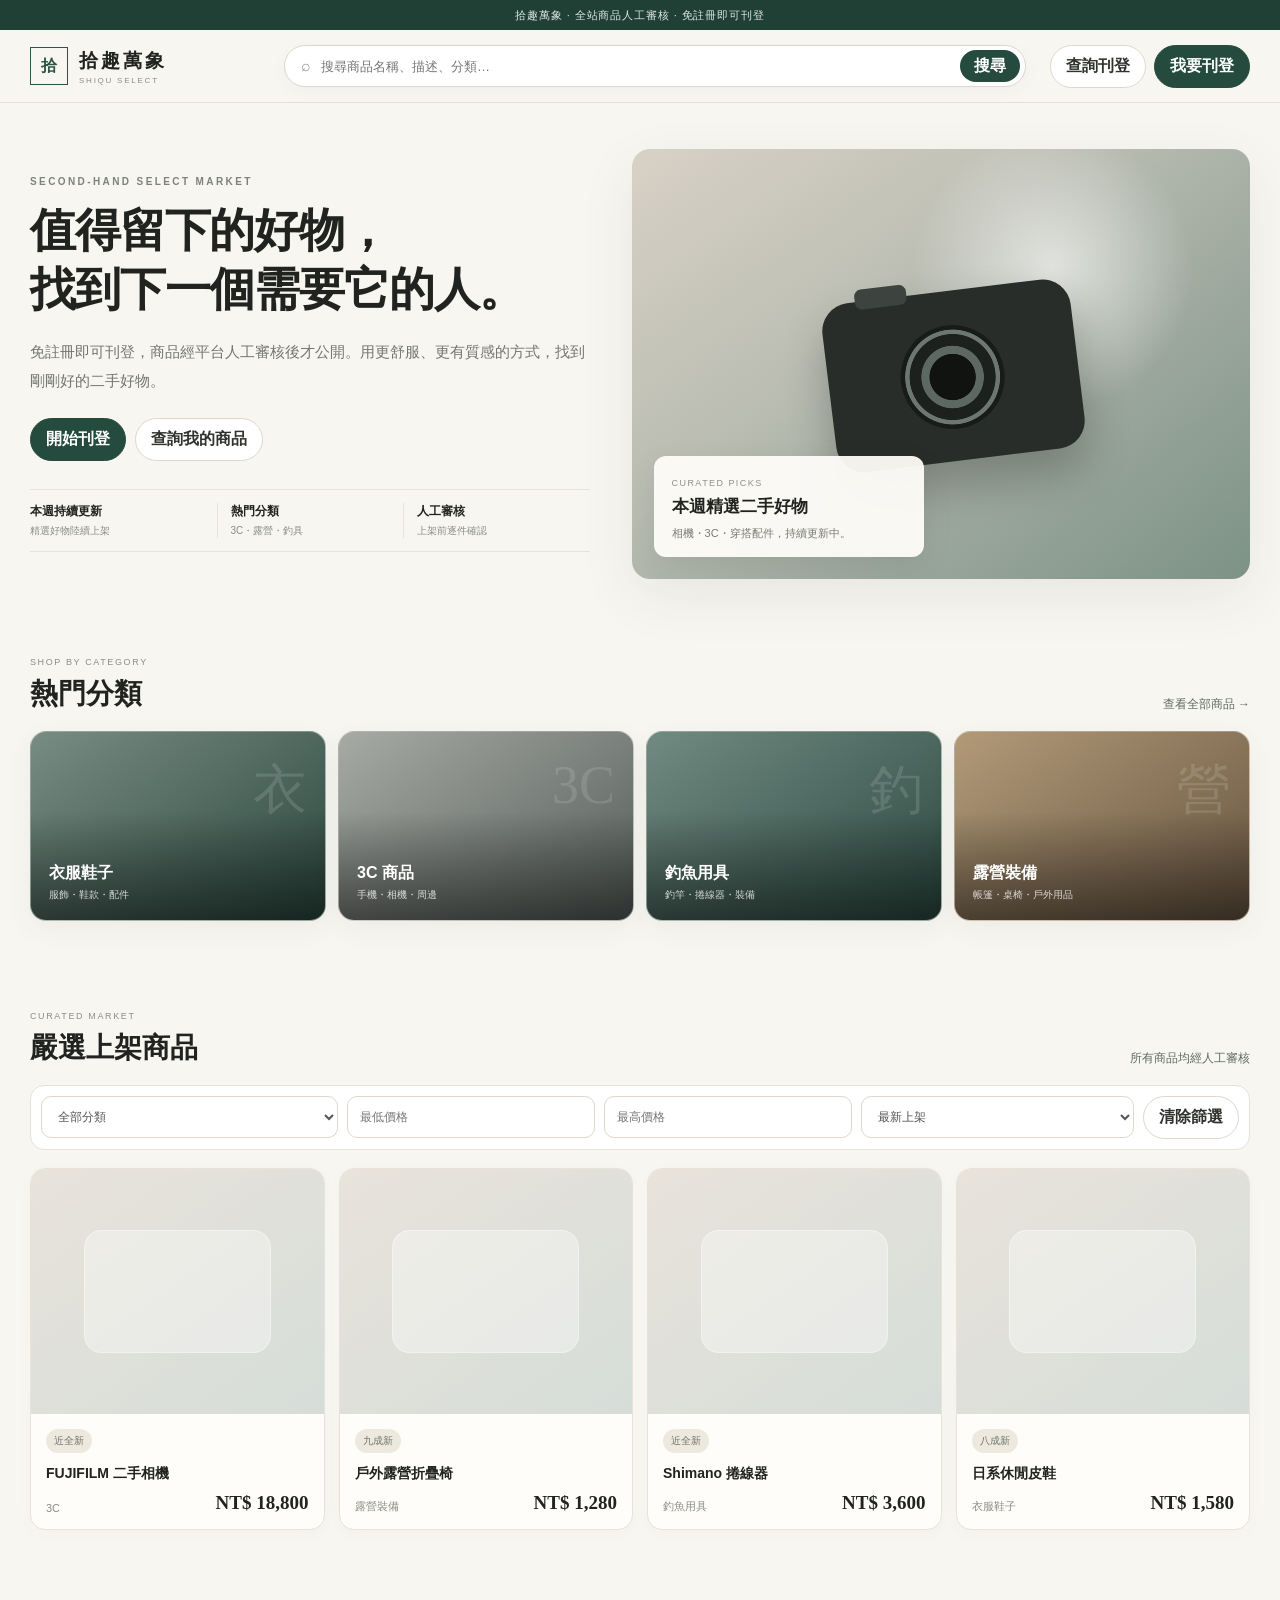
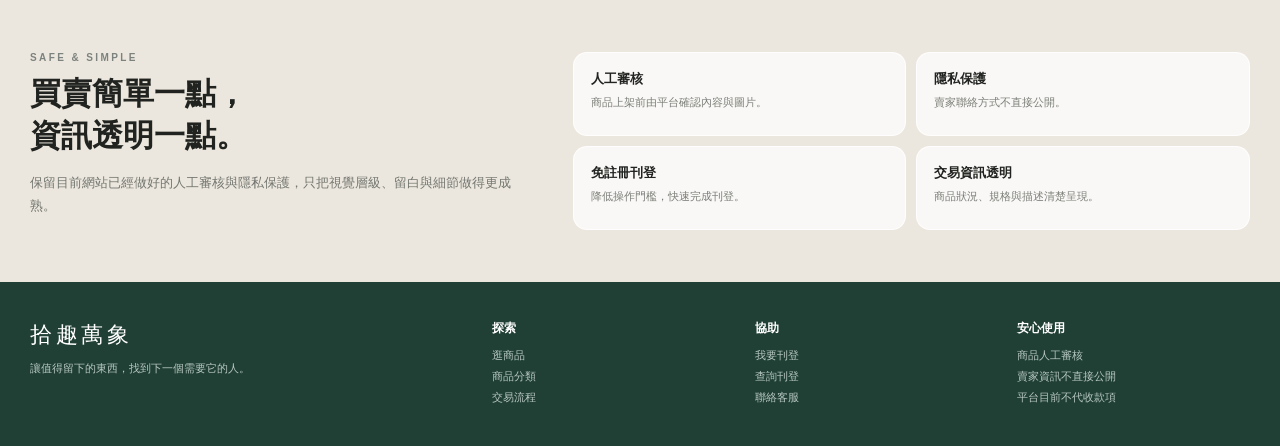
<file: polish-preview.html>
<!doctype html>
<html lang="zh-Hant">
<head>
<meta charset="utf-8">
<meta name="viewport" content="width=device-width,initial-scale=1">
<title>拾趣萬象｜精緻版預覽</title>
<style>
:root{--paper:#f8f6f1;--card:#fffdf9;--ink:#20231f;--muted:#737770;--green:#244b3e;--green2:#315f50;--line:#e8e2d8;--soft:#eee9df;--shadow:0 18px 55px rgba(36,47,41,.08)}
*{box-sizing:border-box}html{scroll-behavior:smooth}body{margin:0;background:var(--paper);color:var(--ink);font-family:-apple-system,BlinkMacSystemFont,"PingFang TC","Noto Sans TC","Microsoft JhengHei",sans-serif}.container{width:min(1220px,calc(100% - 40px));margin:auto}.topbar{height:30px;background:#203f35;color:#dce8e2;display:flex;align-items:center;justify-content:center;font-size:11px;letter-spacing:.08em}.header{position:sticky;top:0;z-index:10;background:rgba(248,246,241,.94);backdrop-filter:blur(16px);border-bottom:1px solid rgba(224,217,207,.8)}.nav{min-height:72px;display:grid;grid-template-columns:230px 1fr auto;gap:24px;align-items:center}.brand{display:flex;gap:11px;align-items:center;text-decoration:none;color:var(--ink)}.mark{width:38px;height:38px;border:1px solid #315448;display:grid;place-items:center;font-family:serif;color:#315448;font-weight:700}.brand b{display:block;font-family:"Noto Serif TC",serif;letter-spacing:.16em;font-size:19px}.brand small{display:block;color:#8a8e88;font-size:8px;letter-spacing:.22em;margin-top:2px}.search{height:42px;border:1px solid #dcd6cc;background:#fff;border-radius:999px;display:flex;align-items:center;padding:0 5px 0 16px;box-shadow:0 5px 18px rgba(30,40,34,.03)}.search span{color:#91948f}.search input{border:0;outline:0;background:transparent;flex:1;padding:0 10px;font:inherit;font-size:13px}.search button,.pill{border:0;border-radius:999px;cursor:pointer;font:inherit;font-weight:750}.search button{height:32px;padding:0 14px;background:var(--green);color:#fff}.actions{display:flex;gap:8px}.pill{padding:10px 15px;background:#fff;border:1px solid #ddd7cd;color:#30342f}.pill.primary{background:var(--green);color:#fff;border-color:var(--green)}
.hero{padding:46px 0 30px}.hero-grid{display:grid;grid-template-columns:.95fr 1.05fr;gap:42px;align-items:center}.eyebrow{font-size:10px;letter-spacing:.24em;color:#7c827d;font-weight:800}.hero h1{font-family:"Noto Serif TC",serif;font-size:46px;line-height:1.28;letter-spacing:-.025em;margin:15px 0 17px;font-weight:700}.hero p{color:var(--muted);line-height:1.95;font-size:15px;max-width:580px}.hero-actions{display:flex;gap:9px;margin-top:22px}.hero-meta{display:grid;grid-template-columns:repeat(3,1fr);margin-top:28px;border-top:1px solid var(--line);border-bottom:1px solid var(--line);padding:13px 0}.hero-meta div{padding:0 13px}.hero-meta div:first-child{padding-left:0}.hero-meta div+div{border-left:1px solid var(--line)}.hero-meta b,.hero-meta small{display:block}.hero-meta b{font-size:12px}.hero-meta small{color:#8a8e88;font-size:10px;margin-top:4px}.hero-photo{height:430px;background:linear-gradient(145deg,#d8d1c6,#8fa095);border-radius:18px;position:relative;overflow:hidden;box-shadow:var(--shadow)}.hero-photo:before{content:"";position:absolute;inset:0;background:radial-gradient(circle at 68% 28%,rgba(255,255,255,.62),transparent 27%),linear-gradient(135deg,transparent 35%,rgba(36,75,62,.16))}.camera{position:absolute;width:250px;height:170px;background:#282d29;border-radius:28px;left:50%;top:50%;transform:translate(-45%,-43%) rotate(-7deg);box-shadow:0 24px 45px rgba(0,0,0,.24)}.camera:before{content:"";position:absolute;width:104px;height:104px;border-radius:50%;background:radial-gradient(circle,#101310 0 31%,#5e6862 32% 42%,#1c211e 43% 58%,#6c7771 59% 64%,#171b19 65%);left:72px;top:34px}.camera:after{content:"";position:absolute;width:52px;height:20px;border-radius:7px;background:#3d433f;top:-12px;left:36px}.photo-caption{position:absolute;left:22px;bottom:22px;background:rgba(255,253,249,.94);padding:16px 18px;border-radius:12px;width:270px;box-shadow:0 10px 32px rgba(0,0,0,.08)}.photo-caption small{font-size:9px;letter-spacing:.16em;color:#8d918b}.photo-caption b{display:block;font-family:"Noto Serif TC",serif;font-size:17px;margin:5px 0}.photo-caption span{font-size:11px;color:#777b75}
.section{padding:42px 0}.section-head{display:flex;justify-content:space-between;align-items:end;margin-bottom:18px}.section-head small{font-size:9px;letter-spacing:.18em;color:#8a8e88}.section-head h2{font-family:"Noto Serif TC",serif;font-size:28px;margin:6px 0 0}.section-head a{color:#5d6b63;text-decoration:none;font-size:12px}.categories{display:grid;grid-template-columns:repeat(4,1fr);gap:12px}.cat{height:190px;border-radius:16px;border:1px solid rgba(255,255,255,.4);position:relative;overflow:hidden;padding:18px;display:flex;align-items:flex-end;color:#fff;background:linear-gradient(145deg,#788c83,#2a473d);box-shadow:0 8px 26px rgba(38,60,50,.06);transition:.2s}.cat:nth-child(2){background:linear-gradient(145deg,#a7aaa5,#545c58)}.cat:nth-child(3){background:linear-gradient(145deg,#718a82,#2b4940)}.cat:nth-child(4){background:linear-gradient(145deg,#b29a78,#665440)}.cat:hover{transform:translateY(-3px)}.cat:after{content:"";position:absolute;inset:42% 0 0;background:linear-gradient(transparent,rgba(0,0,0,.48))}.cat div{position:relative;z-index:2}.cat b{display:block;font-size:16px}.cat span{font-size:10px;color:rgba(255,255,255,.78);margin-top:4px;display:block}.cat .symbol{position:absolute;right:18px;top:18px;font:54px serif;color:rgba(255,255,255,.13);z-index:1}
.products{padding:42px 0 70px}.filterbar{background:#fff;border:1px solid var(--line);border-radius:14px;padding:10px;display:grid;grid-template-columns:1.2fr 1fr 1fr 1.1fr auto;gap:9px;margin-bottom:18px}.filterbar input,.filterbar select{height:42px;border:1px solid #ded8ce;border-radius:10px;background:#fff;padding:0 12px;color:#555;font:inherit;font-size:12px}.grid{display:grid;grid-template-columns:repeat(4,1fr);gap:14px}.product{background:var(--card);border:1px solid var(--line);border-radius:15px;overflow:hidden;box-shadow:0 4px 16px rgba(30,40,34,.025);transition:.2s}.product:hover{transform:translateY(-4px);box-shadow:0 16px 38px rgba(30,40,34,.08)}.photo{height:245px;background:linear-gradient(145deg,#e8e3db,#d6ddd8);position:relative}.photo:before{content:"";position:absolute;inset:25% 18%;border-radius:18px;background:rgba(255,255,255,.35);box-shadow:inset 0 0 0 1px rgba(255,255,255,.35)}.product-body{padding:15px}.badge{display:inline-flex;padding:5px 8px;border-radius:999px;background:#eee9df;color:#6f746e;font-size:10px}.product h3{font-size:14px;line-height:1.55;margin:10px 0 7px}.meta{display:flex;justify-content:space-between;align-items:end;gap:10px}.category{color:#898d87;font-size:11px}.price{font-family:"Noto Serif TC",serif;font-size:19px;font-weight:700}.trust{background:#ece7de;padding:52px 0}.trust-grid{display:grid;grid-template-columns:.85fr 1.15fr;gap:42px}.trust h2{font-family:"Noto Serif TC",serif;font-size:31px;margin:10px 0 14px}.trust p{font-size:13px;color:#737770;line-height:1.8}.trust-list{display:grid;grid-template-columns:1fr 1fr;gap:10px}.trust-item{background:rgba(255,255,255,.72);border:1px solid rgba(255,255,255,.8);border-radius:14px;padding:17px}.trust-item b{display:block;font-size:13px}.trust-item span{display:block;color:#7a7e78;font-size:11px;line-height:1.65;margin-top:5px}.footer{background:#203f35;color:#d7e2dd;padding:38px 0}.footer-grid{display:grid;grid-template-columns:1.3fr repeat(3,.7fr);gap:30px}.footer b{display:block;color:#fff;font-size:12px;margin-bottom:8px}.footer span{font-size:11px;line-height:1.9;color:#b7c8c1}.footer-logo{font:22px "Noto Serif TC",serif;letter-spacing:.16em;color:#fff;margin-bottom:8px}
@media(max-width:900px){.nav{grid-template-columns:1fr auto}.search{grid-column:1/-1;grid-row:2;margin-bottom:10px}.hero-grid,.trust-grid{grid-template-columns:1fr}.hero h1{font-size:36px}.categories,.grid{grid-template-columns:1fr 1fr}.filterbar{grid-template-columns:1fr 1fr}.footer-grid{grid-template-columns:1fr 1fr}}
@media(max-width:560px){.container{width:min(100% - 28px,1220px)}.actions .pill:not(.primary){display:none}.hero{padding-top:28px}.hero h1{font-size:30px}.hero-photo{height:300px}.camera{transform:translate(-50%,-50%) rotate(-7deg) scale(.75)}.photo-caption{left:12px;bottom:12px;width:230px}.hero-meta{grid-template-columns:1fr}.hero-meta div{padding:9px 0}.hero-meta div+div{border-left:0;border-top:1px solid var(--line)}.categories{gap:8px}.cat{height:155px}.grid{gap:8px}.photo{height:175px}.filterbar{grid-template-columns:1fr 1fr}.trust-list{grid-template-columns:1fr}.footer-grid{grid-template-columns:1fr 1fr}}
</style>
</head>
<body>
<div class="topbar">拾趣萬象 · 全站商品人工審核 · 免註冊即可刊登</div>
<header class="header"><div class="container nav"><a class="brand"><span class="mark">拾</span><span><b>拾趣萬象</b><small>SHIQU SELECT</small></span></a><div class="search"><span>⌕</span><input placeholder="搜尋商品名稱、描述、分類…"><button>搜尋</button></div><div class="actions"><button class="pill">查詢刊登</button><button class="pill primary">我要刊登</button></div></div></header>
<main>
<section class="hero"><div class="container hero-grid"><div><div class="eyebrow">SECOND-HAND SELECT MARKET</div><h1>值得留下的好物，<br>找到下一個需要它的人。</h1><p>免註冊即可刊登，商品經平台人工審核後才公開。用更舒服、更有質感的方式，找到剛剛好的二手好物。</p><div class="hero-actions"><button class="pill primary">開始刊登</button><button class="pill">查詢我的商品</button></div><div class="hero-meta"><div><b>本週持續更新</b><small>精選好物陸續上架</small></div><div><b>熱門分類</b><small>3C・露營・釣具</small></div><div><b>人工審核</b><small>上架前逐件確認</small></div></div></div><div class="hero-photo"><div class="camera"></div><div class="photo-caption"><small>CURATED PICKS</small><b>本週精選二手好物</b><span>相機・3C・穿搭配件，持續更新中。</span></div></div></div></section>
<section class="section"><div class="container"><div class="section-head"><div><small>SHOP BY CATEGORY</small><h2>熱門分類</h2></div><a>查看全部商品 →</a></div><div class="categories"><div class="cat"><span class="symbol">衣</span><div><b>衣服鞋子</b><span>服飾・鞋款・配件</span></div></div><div class="cat"><span class="symbol">3C</span><div><b>3C 商品</b><span>手機・相機・周邊</span></div></div><div class="cat"><span class="symbol">釣</span><div><b>釣魚用具</b><span>釣竿・捲線器・裝備</span></div></div><div class="cat"><span class="symbol">營</span><div><b>露營裝備</b><span>帳篷・桌椅・戶外用品</span></div></div></div></div></section>
<section class="products"><div class="container"><div class="section-head"><div><small>CURATED MARKET</small><h2>嚴選上架商品</h2></div><a>所有商品均經人工審核</a></div><div class="filterbar"><select><option>全部分類</option></select><input placeholder="最低價格"><input placeholder="最高價格"><select><option>最新上架</option></select><button class="pill">清除篩選</button></div><div class="grid"><article class="product"><div class="photo"></div><div class="product-body"><span class="badge">近全新</span><h3>FUJIFILM 二手相機</h3><div class="meta"><span class="category">3C</span><span class="price">NT$ 18,800</span></div></div></article><article class="product"><div class="photo"></div><div class="product-body"><span class="badge">九成新</span><h3>戶外露營折疊椅</h3><div class="meta"><span class="category">露營裝備</span><span class="price">NT$ 1,280</span></div></div></article><article class="product"><div class="photo"></div><div class="product-body"><span class="badge">近全新</span><h3>Shimano 捲線器</h3><div class="meta"><span class="category">釣魚用具</span><span class="price">NT$ 3,600</span></div></div></article><article class="product"><div class="photo"></div><div class="product-body"><span class="badge">八成新</span><h3>日系休閒皮鞋</h3><div class="meta"><span class="category">衣服鞋子</span><span class="price">NT$ 1,580</span></div></div></article></div></div></section>
<section class="trust"><div class="container trust-grid"><div><div class="eyebrow">SAFE & SIMPLE</div><h2>買賣簡單一點，<br>資訊透明一點。</h2><p>保留目前網站已經做好的人工審核與隱私保護，只把視覺層級、留白與細節做得更成熟。</p></div><div class="trust-list"><div class="trust-item"><b>人工審核</b><span>商品上架前由平台確認內容與圖片。</span></div><div class="trust-item"><b>隱私保護</b><span>賣家聯絡方式不直接公開。</span></div><div class="trust-item"><b>免註冊刊登</b><span>降低操作門檻，快速完成刊登。</span></div><div class="trust-item"><b>交易資訊透明</b><span>商品狀況、規格與描述清楚呈現。</span></div></div></div></section>
</main>
<footer class="footer"><div class="container footer-grid"><div><div class="footer-logo">拾趣萬象</div><span>讓值得留下的東西，找到下一個需要它的人。</span></div><div><b>探索</b><span>逛商品<br>商品分類<br>交易流程</span></div><div><b>協助</b><span>我要刊登<br>查詢刊登<br>聯絡客服</span></div><div><b>安心使用</b><span>商品人工審核<br>賣家資訊不直接公開<br>平台目前不代收款項</span></div></div></footer>
</body>
</html>
</file>
<file: hero-visual-v2.css>
/* Hero visual polish v2 — visual only, no behavior changes */
.hero-photo-wrap{overflow:visible!important;background:transparent!important;isolation:isolate}
.hero-photo-wrap::before{content:"";position:absolute;inset:-12px 18px 16px -12px;border:1px solid rgba(71,40,45,.14);border-radius:24px;z-index:-2;background:rgba(255,255,255,.28)}
.hero-photo-wrap::after{content:"CURATED · SECOND-HAND SELECT";position:absolute;right:-12px;top:24px;z-index:7;background:#7a3e48;color:#f6f3ec;padding:9px 13px;border-radius:999px;font-size:9px;font-weight:800;letter-spacing:.16em;box-shadow:0 8px 24px rgba(71,40,45,.16);pointer-events:none}
.hero-carousel{border-radius:20px!important;box-shadow:0 24px 70px rgba(47,32,35,.12)!important}
.hero-slide{overflow:hidden;border-radius:20px}
.hero-slide>img{transform:scale(1.01);transition:transform 1.1s ease,filter .5s ease;filter:saturate(.94) contrast(1.02)}
.hero-slide.active>img{transform:scale(1.035)}
.hero-photo-card{background:rgba(250,248,243,.91)!important;backdrop-filter:blur(14px);-webkit-backdrop-filter:blur(14px);border:1px solid rgba(255,255,255,.72);box-shadow:0 18px 45px rgba(30,21,22,.13)!important}
.hero-photo-card::before{content:"SELECTED";display:inline-flex;margin-bottom:8px;padding:4px 7px;border-radius:999px;background:rgba(71,40,45,.08);color:#7a3e48;font-size:8px;font-weight:900;letter-spacing:.18em}
.hero-carousel-dots{background:rgba(250,248,243,.78)!important;border:1px solid rgba(255,255,255,.65);box-shadow:0 8px 22px rgba(35,25,27,.08)}
@media(max-width:980px){.hero-photo-wrap::after{right:10px;top:14px}.hero-photo-wrap::before{inset:-8px 12px 12px -8px}}
@media(max-width:620px){.hero-photo-wrap::before{inset:-6px 8px 10px -6px;border-radius:17px}.hero-photo-wrap::after{right:8px;top:10px;padding:7px 9px;font-size:7px;letter-spacing:.12em}.hero-carousel,.hero-slide{border-radius:15px!important}.hero-slide.active>img{transform:scale(1.02)}.hero-photo-card::before{display:none}}
@media(prefers-reduced-motion:reduce){.hero-slide>img{transition:none;transform:none!important}}
</file>
<file: category-polish-v1.css>
.category-section2{padding-top:34px}.section-title-row{align-items:flex-end;margin-bottom:18px}.section-title-row small{letter-spacing:.18em}.section-title-row h2{font-size:26px;letter-spacing:-.01em}.category-grid2{gap:14px}.category-grid2 .category{min-height:225px;border-radius:14px;overflow:hidden;box-shadow:0 10px 28px rgba(40,29,31,.06);transition:transform .22s ease,box-shadow .22s ease,filter .22s ease}.category-grid2 .category:hover{transform:translateY(-4px);box-shadow:0 18px 38px rgba(40,29,31,.11)}.category-grid2 .category:focus-visible{outline:3px solid rgba(71,40,45,.18);outline-offset:3px}.photo-cat img{transition:transform .45s ease,filter .45s ease}.category-grid2 .category:hover img{transform:scale(1.035)}.photo-cat:after{inset:34% 0 0;background:linear-gradient(180deg,transparent 0%,rgba(24,17,18,.12) 24%,rgba(24,17,18,.68) 100%)}.category-grid2 .category>span:last-child{left:18px;right:18px;bottom:17px}.category-grid2 .category b{font-size:16px;letter-spacing:.02em;text-shadow:0 1px 12px rgba(0,0,0,.16)}.category-grid2 .category small{margin-top:5px;font-size:10.5px;letter-spacing:.03em}.tone-cat,.fishing-cat,.camp-cat,.game-cat{border:1px solid rgba(255,255,255,.1)}.cat-symbol,.line-art{opacity:.35!important}.more-category-section{padding-top:10px}.more-category-grid{gap:10px}.more-category-btn{border-radius:12px;padding:15px 16px;background:rgba(255,255,255,.78);transition:transform .18s ease,border-color .18s ease,box-shadow .18s ease}.more-category-btn:hover{transform:translateY(-2px);border-color:#c4b8ba;box-shadow:0 10px 24px rgba(40,30,32,.05)}
@media(max-width:620px){.category-section2{padding-top:28px}.category-grid2{gap:9px}.category-grid2 .category{min-height:175px;border-radius:11px}.category-grid2 .category>span:last-child{left:13px;right:13px;bottom:13px}.category-grid2 .category b{font-size:13.5px}.category-grid2 .category small{font-size:9.5px}.more-category-btn{border-radius:10px;padding:12px}}
@media(prefers-reduced-motion:reduce){.category-grid2 .category,.photo-cat img,.more-category-btn{transition:none}.category-grid2 .category:hover,.category-grid2 .category:hover img,.more-category-btn:hover{transform:none}}
</file>
<file: product-polish-v1.css>
.products-new .product-grid{gap:18px}
.products-new .product-card{position:relative;background:#fff;border:1px solid #e5e0d7;border-radius:16px;overflow:hidden;box-shadow:0 8px 24px rgba(45,32,34,.045);transition:transform .22s ease,box-shadow .22s ease,border-color .22s ease}
.products-new .product-card:hover{transform:translateY(-5px);border-color:#d7d0c5;box-shadow:0 18px 42px rgba(45,32,34,.10)}
.products-new .product-img{height:280px;background:#f2eee7;overflow:hidden}
.products-new .product-img img{width:100%;height:100%;object-fit:cover;transition:transform .35s ease,filter .35s ease}
.products-new .product-card:hover .product-img img{transform:scale(1.025);filter:saturate(1.02) contrast(1.01)}
.products-new .product-body{padding:16px 16px 17px}
.products-new .product-body h3{font-size:15px;line-height:1.55;margin:10px 0 7px;font-weight:760;letter-spacing:.01em;color:#2f2a28}
.products-new .price{font-size:21px;line-height:1.2;letter-spacing:-.015em;color:#46272c;font-weight:900;margin-top:6px}
.products-new .badge{background:#f0ece5;color:#6f6264;border:1px solid #e8e2d8;font-size:10px;padding:5px 8px;font-weight:700}
.products-new .muted{font-size:11px;color:#8d7e81;line-height:1.55}
.products-new .product-meta{margin-top:11px;padding-top:10px;border-top:1px solid #f0ece5}
@media(max-width:900px){.products-new .product-grid{gap:12px}.products-new .product-img{height:230px}}
@media(max-width:620px){.products-new .product-grid{gap:9px}.products-new .product-card{border-radius:12px}.products-new .product-img{height:178px}.products-new .product-body{padding:11px 11px 12px}.products-new .product-body h3{font-size:12.5px;margin:8px 0 5px}.products-new .price{font-size:17px}.products-new .badge{font-size:9px;padding:4px 6px}.products-new .muted{font-size:10px}.products-new .product-meta{margin-top:8px;padding-top:8px}}
@media(prefers-reduced-motion:reduce){.products-new .product-card,.products-new .product-img img{transition:none}.products-new .product-card:hover{transform:none}.products-new .product-card:hover .product-img img{transform:none}}
</file>
<file: search-polish-v1.css>
.products-new .shop-tools{background:rgba(255,255,255,.82);border:1px solid #e3ddd3;border-radius:14px;padding:12px;gap:10px;box-shadow:0 10px 28px rgba(43,34,36,.045);backdrop-filter:blur(8px)}
.products-new .shop-tools input,.products-new .shop-tools select{height:44px;border:1px solid #ddd7cd;background:#fff;border-radius:10px;padding:0 13px;color:#31282a;box-shadow:inset 0 1px 0 rgba(255,255,255,.75);transition:border-color .18s ease,box-shadow .18s ease,background .18s ease}
.products-new .shop-tools input::placeholder{color:#a19497}
.products-new .shop-tools input:focus,.products-new .shop-tools select:focus{outline:none;border-color:#a28c90;box-shadow:0 0 0 3px rgba(71,40,45,.075)}
.products-new .shop-tools .btn{height:44px;border-radius:10px;padding:0 18px;white-space:nowrap}
.products-new .shop-tools .btn.primary{background:#7a3e48;box-shadow:0 7px 18px rgba(71,40,45,.12)}
.products-new .shop-tools .btn.primary:hover{transform:translateY(-1px)}
.products-new .shop-tools select{appearance:none;background-image:linear-gradient(45deg,transparent 50%,#807174 50%),linear-gradient(135deg,#807174 50%,transparent 50%);background-position:calc(100% - 16px) 19px,calc(100% - 11px) 19px;background-size:5px 5px,5px 5px;background-repeat:no-repeat;padding-right:30px}
@media(max-width:1000px){.products-new .shop-tools{grid-template-columns:1fr 1fr 1fr;padding:10px}.products-new .shop-tools .search-box{grid-column:1/-1}.products-new .shop-tools .btn{grid-column:auto}}
@media(max-width:620px){.products-new .shop-tools{grid-template-columns:1fr 1fr;gap:8px;border-radius:12px;padding:9px}.products-new .shop-tools .search-box{grid-column:1/-1}.products-new .shop-tools input,.products-new .shop-tools select,.products-new .shop-tools .btn{height:42px;font-size:12px}.products-new .shop-tools .btn{grid-column:1/-1}.products-new .shop-tools select{background-position:calc(100% - 15px) 18px,calc(100% - 10px) 18px}}
</file>
<file: product-detail-polish-v1.css>
@import url('./sell-modal-polish-v1.css');
@import url('./support-query-polish-v1.css');
@import url('./info-sections-polish-v1.css');
@import url('./footer-spacing-polish-v1.css');
/* Product detail polish v1 — visual only */
#productModal .panel.wide{width:min(980px,100%);padding:26px;border:1px solid #e8e1d7;background:#fffdfa;box-shadow:0 28px 80px rgba(44,30,33,.16)}
#productModal .modal-head{padding-bottom:15px;margin-bottom:22px;border-bottom:1px solid #eee8de}
#productModal .modal-head h3{font-family:"Noto Serif TC",serif;font-size:19px;letter-spacing:.04em}
#productModal .x{background:#f2eee7;color:#615254;transition:transform .18s ease,background .18s ease}
#productModal .x:hover{background:#e9e3d9;transform:rotate(4deg)}
#productModal .detail-grid{grid-template-columns:minmax(0,1.08fr) minmax(320px,.92fr);gap:34px;align-items:start}
#productModal .gallery{min-height:520px;height:520px;border-radius:18px;background:linear-gradient(145deg,#f4f0e8,#ebe6dd);border:1px solid #ece5da;box-shadow:inset 0 1px 0 rgba(255,255,255,.7)}
#productModal .gallery-main{height:520px;padding:14px;object-fit:contain;transition:transform .28s ease}
#productModal .gallery:hover .gallery-main{transform:scale(1.012)}
#productModal .gallery-nav{width:44px;height:44px;background:rgba(255,255,255,.9);border:1px solid rgba(218,211,200,.8);box-shadow:0 8px 24px rgba(47,35,37,.12);font-size:24px;transition:transform .18s ease,background .18s ease}
#productModal .gallery-nav:hover{background:#fff;transform:translateY(-50%) scale(1.05)}
#productModal .gallery-counter{bottom:14px;padding:6px 10px;background:rgba(52,35,38,.78);backdrop-filter:blur(8px);font-size:10px;letter-spacing:.06em}
#productModal .detail-info{padding:8px 2px}
#productModal .detail-info .badge{background:#f2edee;color:#53343a;border:1px solid #e6ddde;font-size:10px;letter-spacing:.04em;padding:5px 9px}
#productModal .detail-info h2{font-family:"Noto Serif TC",serif;font-size:30px;line-height:1.4;font-weight:700;margin:13px 0 9px;letter-spacing:-.015em;color:#2f2a28}
#productModal .detail-info>.price{font-size:28px;line-height:1.1;color:#48262c;margin:4px 0 18px;letter-spacing:-.02em}
#productModal .detail-info>.muted{line-height:1.7;color:#8d7d80}
#productModal .detail-spec-grid{grid-template-columns:repeat(3,minmax(0,1fr));gap:9px;margin:20px 0}
#productModal .detail-spec{background:#f8f6f1;border:1px solid #e8e2d8;border-radius:11px;padding:13px 12px;min-height:68px}
#productModal .detail-spec small{text-transform:none;color:#969990;font-size:10px;letter-spacing:.04em;margin-bottom:7px}
#productModal .detail-spec b{font-size:14px;color:#382e30;font-weight:720}
#productModal .detail-description{margin-top:17px;background:#faf8f4;border:1px solid #ece6dc;border-radius:13px;padding:17px 18px;line-height:1.95;color:#5e5355;font-size:13.5px;min-height:96px}
#productModal .detail-actions{margin-top:22px;padding-top:18px;border-top:1px solid #eee8de;gap:9px}
#productModal .detail-actions .btn{min-height:44px;padding:11px 19px;border-radius:999px}
#productModal .detail-actions .primary{background:#7a3e48;box-shadow:0 8px 22px rgba(71,40,45,.16)}
#productModal .detail-actions .ghost{background:#fff;border-color:#ddd7cd}
@media(max-width:820px){
 #productModal .panel.wide{padding:20px;width:min(720px,100%)}
 #productModal .detail-grid{grid-template-columns:1fr;gap:22px}
 #productModal .gallery,#productModal .gallery-main{height:430px;min-height:430px}
 #productModal .detail-info{padding:0 2px 4px}
}
@media(max-width:600px){
 #productModal{padding:10px}
 #productModal .panel.wide{padding:15px;border-radius:16px;max-height:94vh}
 #productModal .modal-head{margin-bottom:15px;padding-bottom:12px}
 #productModal .gallery,#productModal .gallery-main{height:325px;min-height:325px;border-radius:13px}
 #productModal .gallery-main{padding:8px}
 #productModal .gallery-nav{width:38px;height:38px;font-size:21px}
 #productModal .detail-info h2{font-size:23px;margin-top:10px}
 #productModal .detail-info>.price{font-size:24px;margin-bottom:14px}
 #productModal .detail-spec-grid{gap:6px;margin:15px 0}
 #productModal .detail-spec{padding:10px 8px;min-height:61px}
 #productModal .detail-spec b{font-size:12.5px}
 #productModal .detail-description{padding:14px;font-size:13px}
 #productModal .detail-actions{display:grid;grid-template-columns:1fr;margin-top:17px;padding-top:15px}
 #productModal .detail-actions .btn{width:100%}
}
@media(prefers-reduced-motion:reduce){#productModal .gallery-main,#productModal .gallery-nav,#productModal .x{transition:none}}
</file>
<file: premium-gold-polish-v1.css>
@import url('https://fonts.googleapis.com/css2?family=Noto+Serif+TC:wght@400;500;600;700;900&display=swap');
/* Premium gold accent polish v1 — visual only, additive layer */
:root{--gold:#b79a62;--gold-deep:#9a7f47;--gold-soft:rgba(183,154,98,.16)}

/* -- eyebrow / kicker labels: thin gold rule under the label -- */
.hero-label,.kicker,.section-head small,.section-title-row small{
  position:relative;display:inline-block;padding-bottom:11px;color:#8a7d72
}
.hero-label::after,.kicker::after,.section-head small::after,.section-title-row small::after{
  content:"";position:absolute;left:0;bottom:0;width:30px;height:2px;
  background:linear-gradient(90deg,var(--gold),transparent)
}

/* -- prices: warm gold instead of plain ink -- */
.price{color:var(--gold-deep)!important;font-weight:800;letter-spacing:-.01em}

/* -- logo mark: gold ring -- */
.brand-mark{border-color:var(--gold)!important;color:var(--gold-deep)!important;position:relative}
.brand-mark::before{content:"";position:absolute;inset:-4px;border:1px solid var(--gold-soft);border-radius:inherit;pointer-events:none}

/* -- primary buttons: gold hairline + warmer hover -- */
.btn.primary{box-shadow:inset 0 0 0 1px rgba(183,154,98,.35),0 10px 26px rgba(122,62,72,.18)!important}
.btn.primary:hover{box-shadow:inset 0 0 0 1px rgba(183,154,98,.55),0 14px 32px rgba(122,62,72,.24)!important}

/* -- condition / category badges: gold hairline border -- */
.badge{border-color:rgba(183,154,98,.45)!important;color:#7a6d5f!important}

/* -- category photo cards: gold-tinted hover glow -- */
.category.photo-cat{transition:transform .25s ease,box-shadow .25s ease}
.category.photo-cat:hover{box-shadow:0 20px 44px rgba(154,127,71,.22)!important}

/* -- process step icons / numbers: gold ring -- */
.process-icon{box-shadow:inset 0 0 0 1px rgba(183,154,98,.3)}
.step-num{border-color:rgba(183,154,98,.35)!important;color:var(--gold-deep)!important}

/* -- hero meta divider + hero carousel dots: gold accent -- */
.hero-market-snapshot{border-top-color:rgba(183,154,98,.28)!important;border-bottom-color:rgba(183,154,98,.28)!important}
.hero-dot.active{background:var(--gold)!important}
.hero-carousel-dots{box-shadow:0 0 0 1px rgba(183,154,98,.18) inset,0 8px 22px rgba(25,35,30,.08)}

/* -- footer: slender gold hairline on top edge, gold-accented logo -- */
.footer-v3{border-top:1px solid rgba(183,154,98,.3)}
.footer-logo{position:relative;display:inline-block;padding-bottom:10px}
.footer-logo::after{content:"";position:absolute;left:0;bottom:0;width:34px;height:2px;background:var(--gold)}

/* -- section headings: slightly richer serif treatment -- */
.section-head h2,.section-title-row h2,.safety-grid h2{font-family:"Noto Serif TC",serif;letter-spacing:-.01em}

/* -- 遊戲專區橫幅：限制高度,避免因為寬版比例被拉得過大 -- */
.game-market-banner{
  max-height:300px!important;width:100%!important;
  object-fit:cover!important;object-position:center 62%!important;
  border-radius:16px!important
}
.game-category-card:hover .game-market-banner{transform:scale(1.015)}
.game-market-banner{transition:transform .3s ease}
@media(max-width:700px){.game-market-banner{max-height:190px!important;object-position:center 58%!important}}

/* ============================================================
   金色加量 + 熱門分類／更多分類 改為「圖示＋文字」卡片
   (純CSS新增，未更動任何HTML標記)
   ============================================================ */

/* -- 金色再多一點：整體強化 -- */
.new-brand .brand-word b{color:var(--v3-black,#2f2a28)}
.brand-word small{color:var(--gold-deep)!important;letter-spacing:.16em}
.hero-photo-wrap::after{background:var(--gold-deep)!important}
.hero-photo-card::before{background:rgba(183,154,98,.14)!important;color:var(--gold-deep)!important}
h1,.hero-copy2 h1{position:relative}
.header-actions .btn.primary,#sellModal #submitProductBtn,#queryModal #querySubmitBtn,#inquiryModal #submitInquiryBtn{
  background:linear-gradient(155deg,var(--green,#7a3e48) 0%,var(--gold-deep) 260%)!important
}
.modal-head h3{border-bottom:2px solid var(--gold-soft);padding-bottom:12px}
.trust-inline{border-top:2px solid var(--gold-soft)!important}
.btn.ghost{border-color:rgba(183,154,98,.4)!important}
.btn.ghost:hover{border-color:var(--gold-deep)!important;color:var(--gold-deep)!important}
a:not(.btn):not(.new-brand):hover{color:var(--gold-deep)!important}
input:focus,select:focus,textarea:focus{border-color:var(--gold-deep)!important;box-shadow:0 0 0 3px var(--gold-soft)!important}
.x:hover{color:var(--gold-deep)!important;border-color:rgba(183,154,98,.5)!important}
.category-grid2 .category.photo-cat{border-color:rgba(183,154,98,.4)!important}
.header-actions .btn.primary,#sellModal #submitProductBtn,#queryModal #querySubmitBtn,#inquiryModal #submitInquiryBtn{
  background:linear-gradient(155deg,var(--green,#7a3e48) 0%,var(--gold-deep) 165%)!important
}
.gallery-nav{border-color:rgba(183,154,98,.4)!important;color:var(--gold-deep)!important}
.gallery-counter{background:rgba(122,62,72,.82)!important}

/* ============================================================
   整體精緻化第二輪：卡片質感／區塊節奏／頁尾對比／搜尋框／標題層次
   ============================================================ */

/* 1) Hero 圖片：確保圖片本身在最上層、填滿容器，避免看起來空白 */
.hero-photo-wrap,.hero-carousel{position:relative!important}
.hero-slide{z-index:2}
.hero-slide>img{position:relative;z-index:2;display:block!important}
.hero-photo-wrap{background:linear-gradient(145deg,#e9e2d6,#ddd1c2)!important}

/* 2) 商品卡片：更柔和的圓角與陰影，hover 帶一點金色暖調 */
.product-card{
  border-radius:18px!important;
  box-shadow:0 6px 18px rgba(58,40,42,.05)!important;
  border-color:rgba(183,154,98,.22)!important
}
.product-card:hover{
  box-shadow:0 20px 42px rgba(122,62,72,.13),0 0 0 1px rgba(183,154,98,.18)!important;
  border-color:rgba(183,154,98,.4)!important
}

/* 3) 區塊節奏：安心使用提醒／常見問題 用淡酒紅底色做出區隔 */
.safety-section{
  background:linear-gradient(135deg,#f6eeee 0%,#f1e4e6 100%)!important;
  border-top:1px solid rgba(183,154,98,.22)!important;
  border-bottom:1px solid rgba(183,154,98,.22)!important
}
.faq-section{background:#faf5f2}
.faq-list details{background:#fffdfb!important}

/* 4) 頁尾：拉高文字對比，避免看不清楚 */
.footer-v3-grid a,.footer-v3-grid button,.footer-v3-grid span{color:rgba(255,255,255,.8)!important}
.footer-intro p{color:rgba(255,255,255,.72)!important}
.footer-bottom-v3{color:rgba(255,255,255,.58)!important}
.footer-v3-grid b{color:var(--gold,#b79a62)!important;letter-spacing:.12em!important}

/* 5) 搜尋框：更有質感的邊框/陰影/focus */
.header-search{
  border:1px solid rgba(183,154,98,.3)!important;
  box-shadow:0 6px 18px rgba(58,40,42,.05)!important;
  transition:box-shadow .2s ease,border-color .2s ease
}
.header-search:focus-within{
  border-color:var(--gold-deep)!important;
  box-shadow:0 0 0 4px var(--gold-soft)!important
}
.header-search-icon{color:var(--gold-deep)!important}
.header-search-btn{background:var(--green,#7a3e48)!important}

/* 6) 標題層級：加強粗細與字距對比，更有精緻編排感 */
h1,.hero-copy2 h1{font-weight:800!important;letter-spacing:-.03em!important}
.section-head h2,.section-title-row h2,.safety-grid h2,.more-category-head h3{
  font-weight:800!important;letter-spacing:-.015em!important
}
.hero-label,.kicker,.section-head small,.section-title-row small,.more-category-head small{
  font-weight:800!important;letter-spacing:.22em!important
}

/* -- 安心使用提醒 / 常見問題：縮減版面高度 -- */
.safety-section,.faq-section{padding-top:38px!important;padding-bottom:38px!important}
.safety-grid{gap:26px!important}
.safety-grid .kicker{padding-bottom:6px!important;margin-bottom:2px}
.safety-grid h2{margin:8px 0 10px!important;font-size:32px!important}
.safety-grid .lead-small{margin:0!important}
.safety-item{padding:14px 15px!important}
.faq-list{grid-template-columns:1fr 1fr!important;gap:10px 16px!important;max-width:none!important;align-items:start!important}
.faq-list summary{padding:14px 0!important;font-size:13.5px!important}
.faq-list p{padding-right:0!important;font-size:12.5px!important;margin-bottom:14px!important}
@media(max-width:760px){
  .faq-list{grid-template-columns:1fr!important}
  .safety-grid h2{font-size:26px!important}
}
.trust-item,.safety-item,.rule-card,.process-card{border-top:2px solid var(--gold-soft)!important}
.status.approved,.badge.approved{box-shadow:inset 0 0 0 1px rgba(183,154,98,.4)}

/* -- 分類圖示的共用圓形樣式 -- */
.category-grid2 .category.photo-cat::before,
.more-category-btn::before{
  font-family:"Noto Serif TC",serif;font-weight:700;color:var(--gold-deep);
  background:var(--gold-soft);border:1px solid rgba(183,154,98,.45);
  border-radius:50%;display:flex;align-items:center;justify-content:center;
  flex-shrink:0
}

/* -- 熱門分類 4 張卡片：拿掉照片，改成大圖示卡片 -- */
.category-grid2 .category.photo-cat{
  background:var(--card,#fffdf9)!important;border:1px solid rgba(183,154,98,.28)!important;
  display:flex!important;flex-direction:column;align-items:flex-start;justify-content:center;
  gap:16px;padding:28px 24px!important;text-align:left;min-height:210px!important
}
.category-grid2 .category.photo-cat img,
.category-grid2 .category.photo-cat.tone-cat,
.category-grid2 .category.photo-cat.camp-cat{display:none!important}
.category-grid2 .category.photo-cat:after{content:none!important}
.category-grid2 .category.photo-cat>span:last-child{
  position:static!important;color:var(--v3-black,#2f2a28)!important;left:auto;right:auto;bottom:auto
}
.category-grid2 .category.photo-cat>span:last-child small{color:#8a7d72!important}
.category-grid2 .category.photo-cat::before{
  content:"";width:60px;height:60px;font-size:24px
}
.category-grid2 .category.photo-cat:hover{
  border-color:rgba(183,154,98,.6)!important;transform:translateY(-4px);
  box-shadow:0 18px 40px rgba(154,127,71,.16)!important
}
.fashion-cat::before{content:"衣"}
.tech-cat::before{content:"3C";font-size:16px!important}
.fishing-photo-cat::before{content:"釣"}
.camp-photo-cat::before{content:"營"}

/* 更多分類滑動功能已改為直接內嵌在 index.html 裡，避免外部檔案快取問題，這裡不再重複定義 */
.more-category-btn{
  display:flex!important;flex-direction:column;align-items:center;text-align:center;
  gap:10px;background:transparent!important;border:0!important;box-shadow:none!important;
  padding:14px 8px!important
}
.more-category-btn::before{
  content:"";width:60px;height:60px;font-size:22px;margin:0 auto
}
.more-category-btn b{font-size:13px;font-weight:750}
.more-category-btn span{font-size:10.5px;color:#8a7d72}
.more-category-btn:hover{transform:translateY(-2px)}
.more-category-btn:hover::before{border-color:rgba(183,154,98,.7);background:rgba(183,154,98,.24)}
.more-category-btn[data-category="寵物用品"]::before{content:"寵"}
.more-category-btn[data-category="嬰幼兒用品"]::before{content:"嬰"}
.more-category-btn[data-category="書籍／收藏／娛樂"]::before{content:"書"}
.more-category-btn[data-category="居家家具／生活美學"]::before{content:"居"}
.more-category-btn[data-category="廚房／餐具"]::before{content:"廚"}
.more-category-btn[data-category="汽機車用品／配件"]::before{content:"車"}
.more-category-btn[data-category="教材／商業用品"]::before{content:"文"}
.more-category-btn[data-category="婚禮／派對用品"]::before{content:"禮"}
.more-category-btn[data-category="旅行／外派用品"]::before{content:"旅"}
.more-category-btn[data-category="居家照護／保健器材"]::before{content:"安"}

@media(max-width:620px){
  .category-grid2 .category.photo-cat{padding:20px 18px!important;min-height:0!important}
  .category-grid2 .category.photo-cat::before{width:48px;height:48px;font-size:19px}
}

@media(prefers-reduced-motion:reduce){.category.photo-cat,.game-market-banner{transition:none}}
</file>
